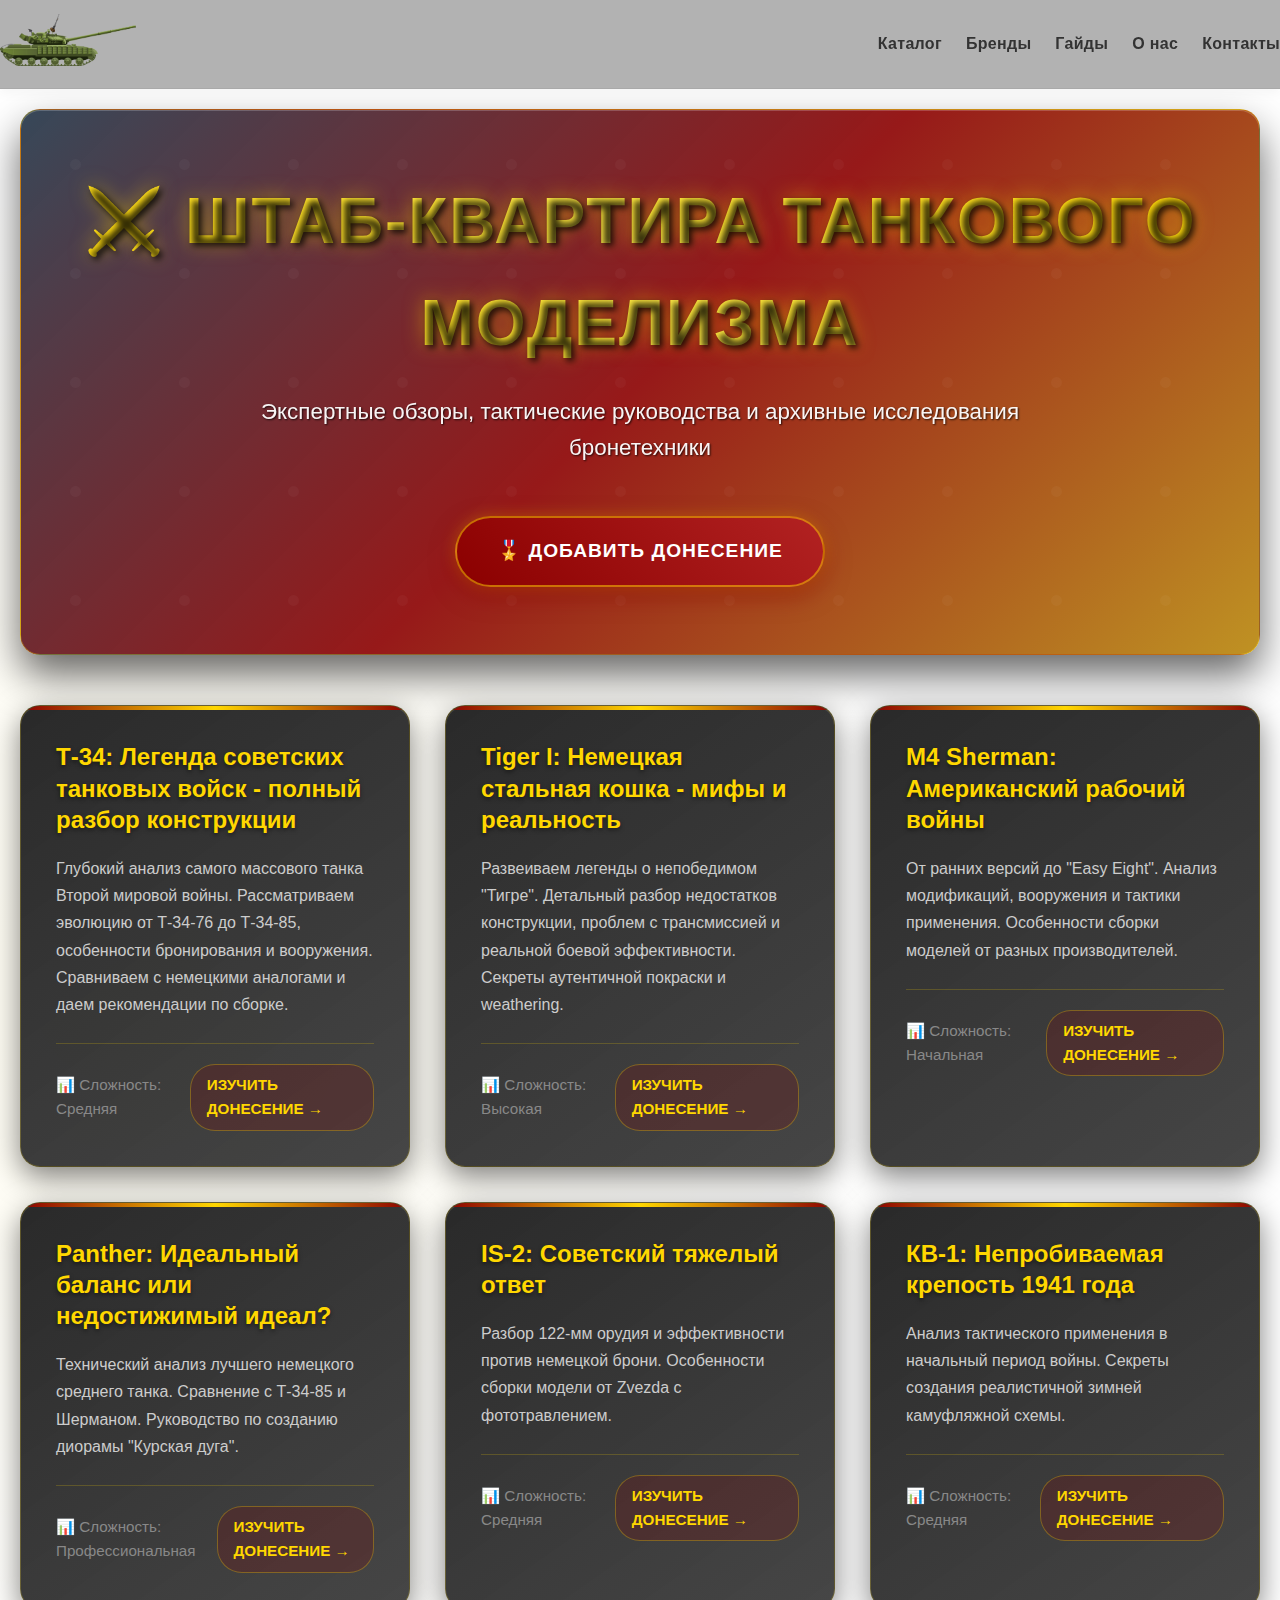
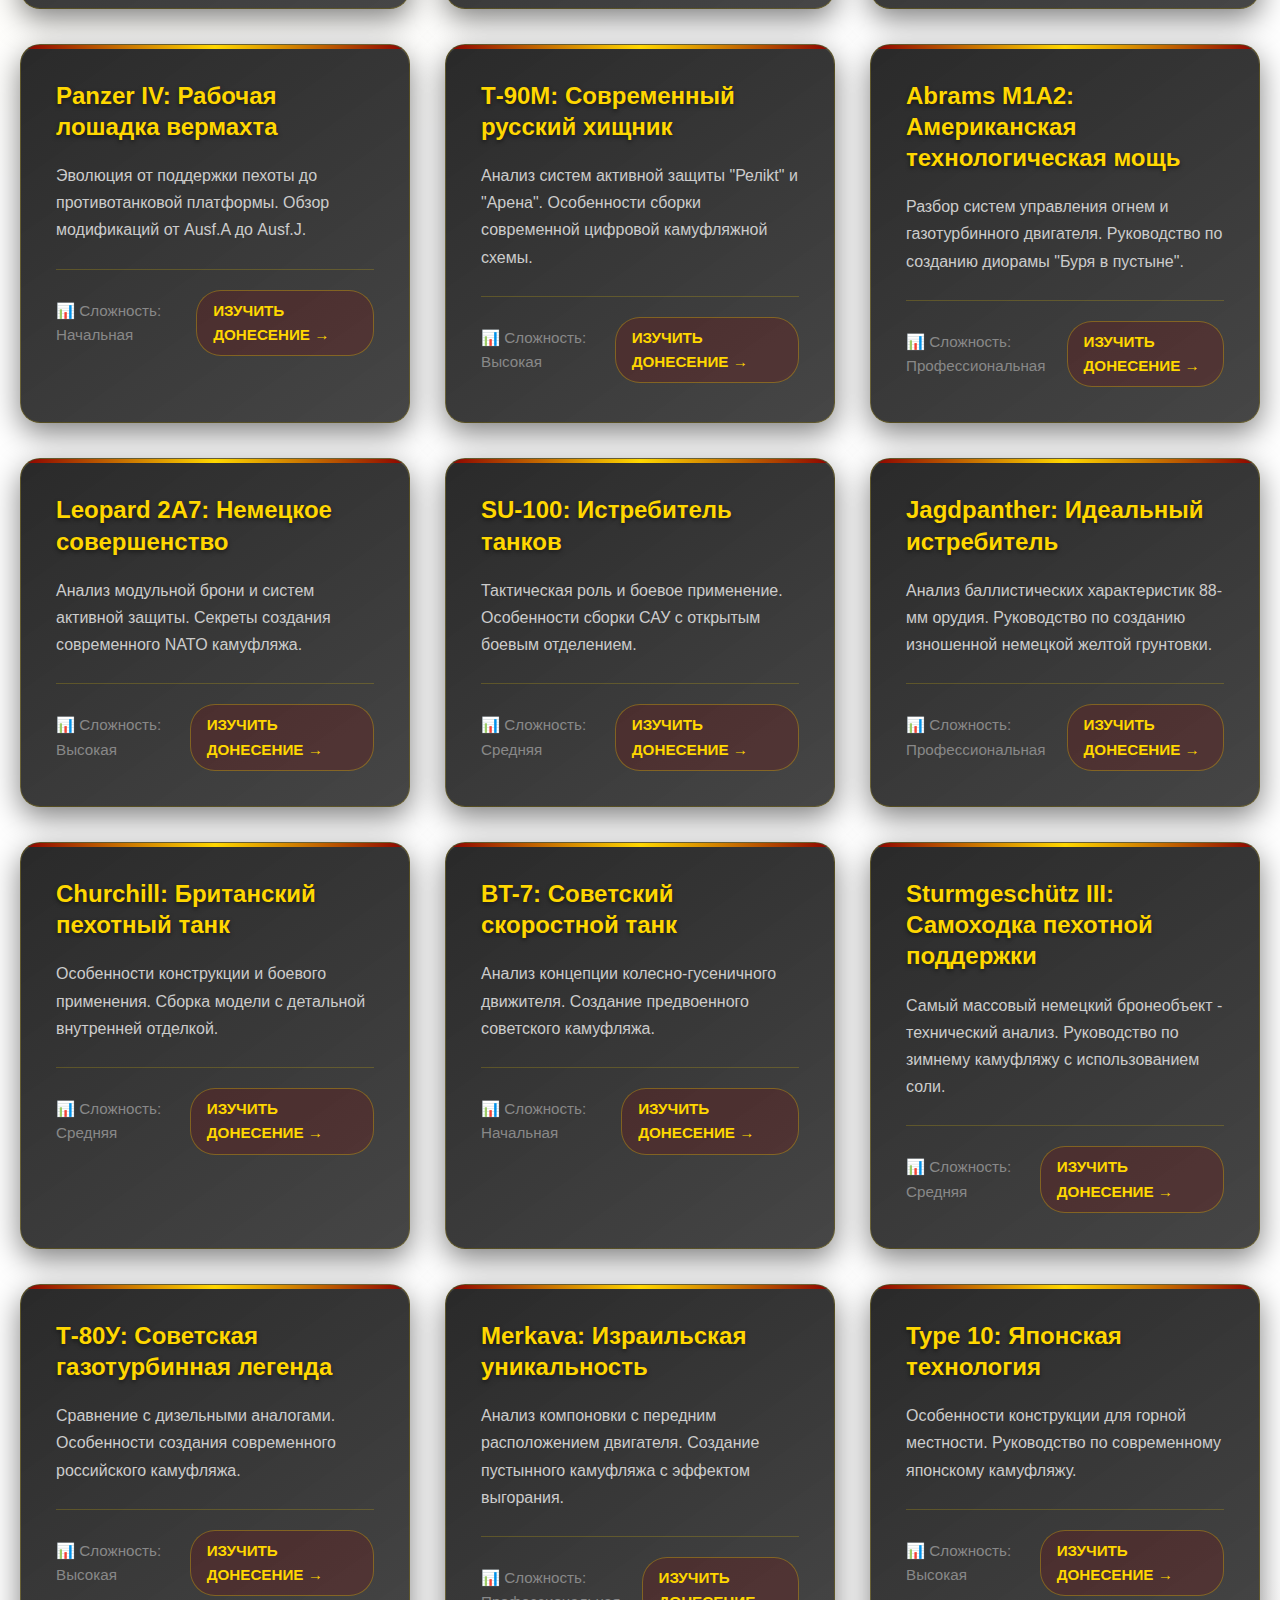
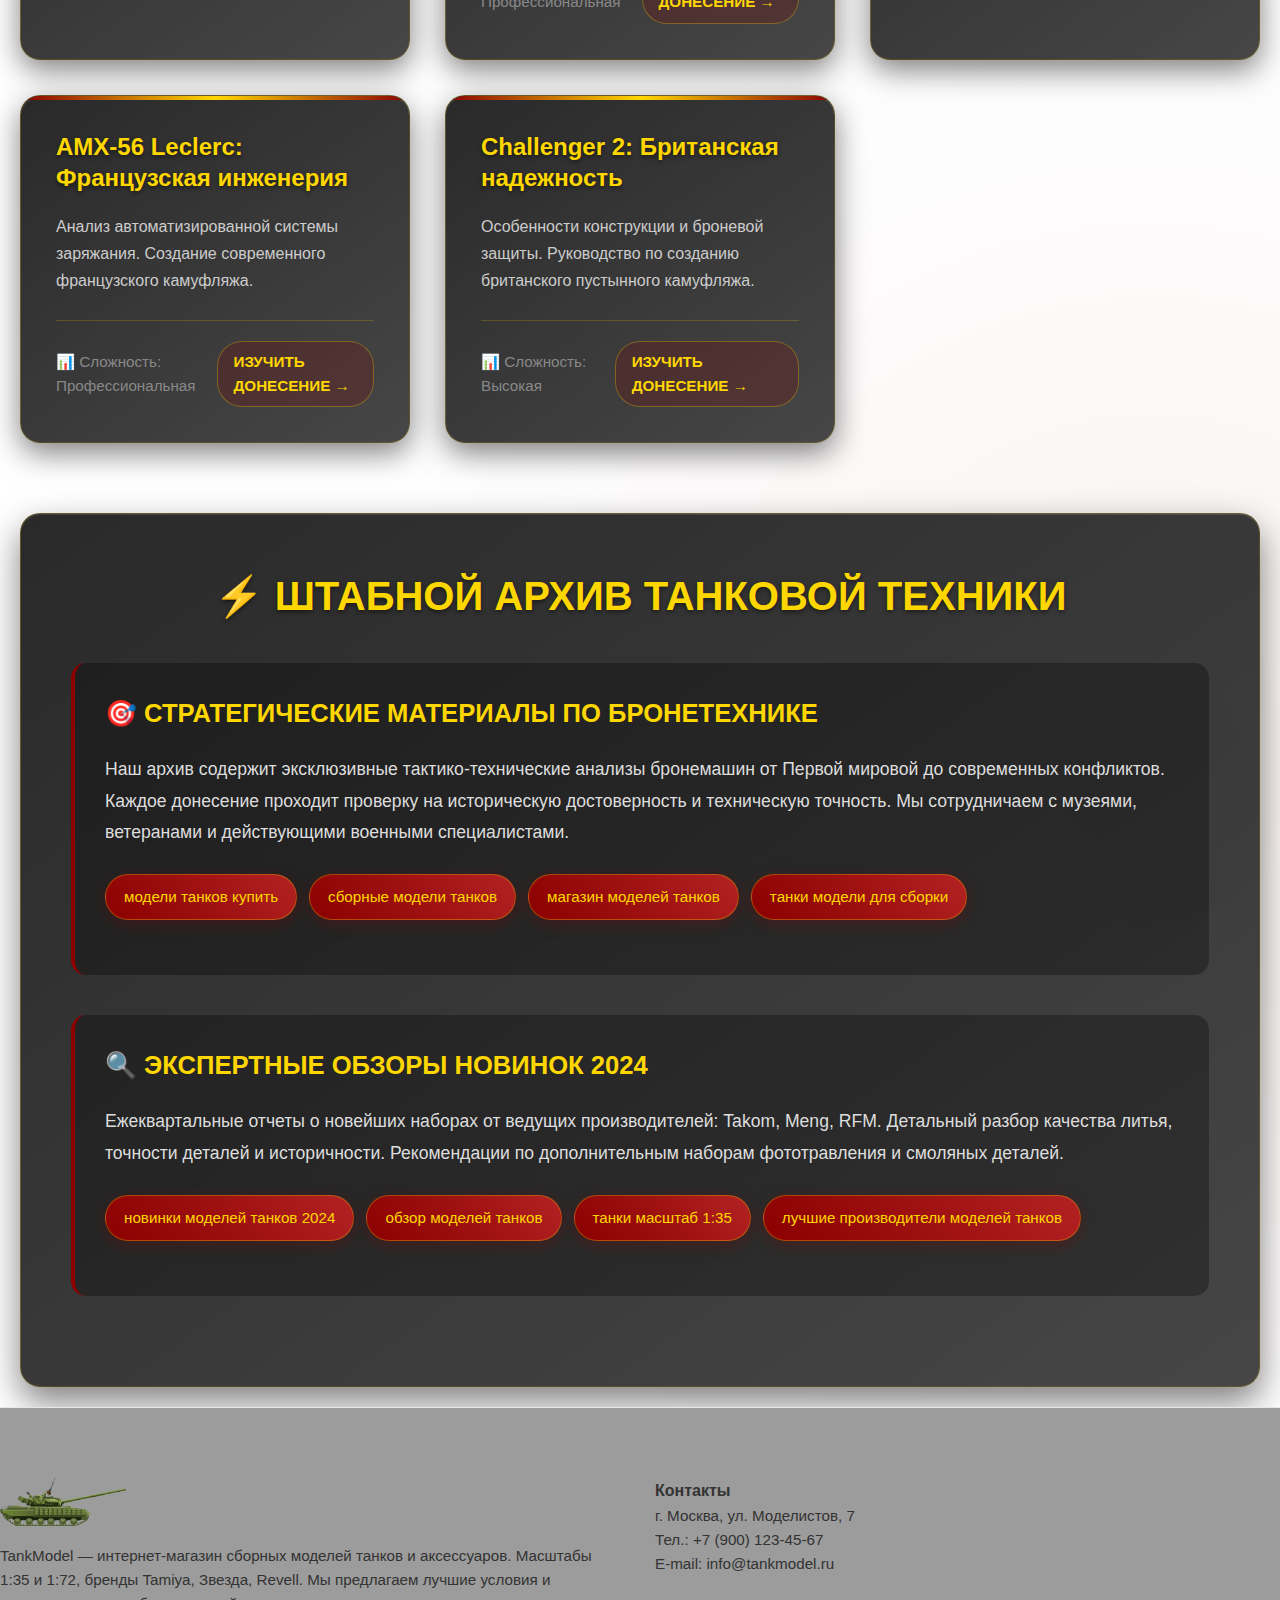
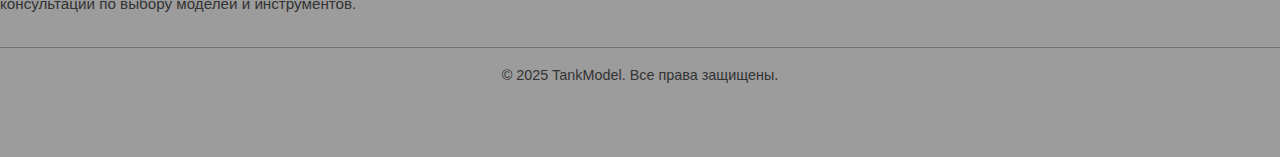
<file: blog/index.html>
<!DOCTYPE html>
<html lang="ru">

<head>
    <meta charset="UTF-8">
    <meta name="viewport" content="width=device-width, initial-scale=1.0">
    <title>Статьи о моделях танков | Обзоры, новинки, советы по сборке</title>
    <style>
        * {
            margin: 0;
            padding: 0;
            box-sizing: border-box;
        }

        body {
            font-family: 'Arial', sans-serif;
            line-height: 1.6;
            color: #333;
            background: linear-gradient(135deg, #0c0c0c 0%, #1a1a1a 100%);
            min-height: 100vh;
            background-image:
                radial-gradient(circle at 10% 20%, rgba(255, 215, 0, 0.05) 0%, transparent 20%),
                radial-gradient(circle at 90% 80%, rgba(139, 0, 0, 0.05) 0%, transparent 20%);
        }

        .container {
            max-width: 1400px;
            margin: 0 auto;
            padding: 20px;
        }

        .header {
            background: linear-gradient(135deg,
                    rgba(44, 62, 80, 0.95) 0%,
                    rgba(139, 0, 0, 0.9) 50%,
                    rgba(184, 134, 11, 0.9) 100%);
            color: white;
            padding: 60px 0;
            text-align: center;
            border-radius: 20px;
            margin-bottom: 50px;
            box-shadow:
                0 20px 40px rgba(0, 0, 0, 0.6),
                inset 0 1px 0 rgba(255, 255, 255, 0.2);
            position: relative;
            overflow: hidden;
            border: 1px solid rgba(255, 215, 0, 0.3);
        }

        .header::before {
            content: '';
            position: absolute;
            top: 0;
            left: 0;
            right: 0;
            bottom: 0;
            background: url('data:image/svg+xml,<svg xmlns="http://www.w3.org/2000/svg" viewBox="0 0 100 100"><defs><pattern id="grit" width="20" height="20" patternUnits="userSpaceOnUse"><circle cx="10" cy="10" r="1" fill="rgba(255,255,255,0.1)"/></pattern></defs><rect width="100" height="100" fill="url(%23grit)"/></svg>');
            opacity: 0.3;
        }

        .header h1 {
            font-size: 4em;
            margin-bottom: 20px;
            text-shadow:
                3px 3px 6px rgba(0, 0, 0, 0.8),
                0 0 20px rgba(255, 215, 0, 0.5);
            font-weight: 900;
            letter-spacing: 2px;
            position: relative;
            background: linear-gradient(45deg, #ffd700, #ffed4e, #ffd700);
            -webkit-background-clip: text;
            -webkit-text-fill-color: transparent;
            background-clip: text;
        }

        .header p {
            font-size: 1.4em;
            opacity: 0.95;
            max-width: 800px;
            margin: 0 auto 30px;
            text-shadow: 1px 1px 2px rgba(0, 0, 0, 0.8);
            font-weight: 300;
            position: relative;
        }

        .create-article-btn {
            display: inline-block;
            background: linear-gradient(45deg, #8b0000, #b22222);
            color: white;
            padding: 18px 40px;
            text-decoration: none;
            border-radius: 50px;
            font-weight: bold;
            font-size: 1.2em;
            transition: all 0.4s ease;
            margin-top: 20px;
            box-shadow:
                0 8px 25px rgba(139, 0, 0, 0.5),
                0 0 15px rgba(255, 215, 0, 0.3);
            border: 2px solid rgba(255, 215, 0, 0.5);
            position: relative;
            overflow: hidden;
            text-transform: uppercase;
            letter-spacing: 1px;
        }

        .create-article-btn::before {
            content: '';
            position: absolute;
            top: 0;
            left: -100%;
            width: 100%;
            height: 100%;
            background: linear-gradient(90deg, transparent, rgba(255, 255, 255, 0.3), transparent);
            transition: left 0.5s;
        }

        .create-article-btn:hover::before {
            left: 100%;
        }

        .create-article-btn:hover {
            transform: translateY(-5px) scale(1.05);
            box-shadow:
                0 15px 35px rgba(139, 0, 0, 0.7),
                0 0 25px rgba(255, 215, 0, 0.5);
        }

        .articles-grid {
            display: grid;
            grid-template-columns: repeat(auto-fit, minmax(380px, 1fr));
            gap: 35px;
            margin-bottom: 70px;
        }

        .article-card {
            background: linear-gradient(145deg,
                    rgba(30, 30, 30, 0.95) 0%,
                    rgba(50, 50, 50, 0.9) 100%);
            border-radius: 20px;
            padding: 35px;
            box-shadow:
                0 10px 30px rgba(0, 0, 0, 0.5),
                inset 0 1px 0 rgba(255, 255, 255, 0.1);
            transition: all 0.4s cubic-bezier(0.175, 0.885, 0.32, 1.275);
            border: 1px solid rgba(255, 215, 0, 0.2);
            position: relative;
            overflow: hidden;
        }

        .article-card::before {
            content: '';
            position: absolute;
            top: 0;
            left: 0;
            right: 0;
            height: 4px;
            background: linear-gradient(90deg, #8b0000, #ffd700, #8b0000);
        }

        .article-card:hover {
            transform: translateY(-12px) scale(1.02);
            box-shadow:
                0 25px 50px rgba(0, 0, 0, 0.7),
                0 0 30px rgba(255, 215, 0, 0.2);
            border-color: rgba(255, 215, 0, 0.4);
        }

        .article-card h2 {
            color: #ffd700;
            margin-bottom: 20px;
            font-size: 1.5em;
            line-height: 1.3;
            font-weight: 700;
            text-shadow: 0 2px 4px rgba(0, 0, 0, 0.5);
        }

        .article-card h2 a {
            color: inherit;
            text-decoration: none;
            transition: all 0.3s ease;
            display: block;
        }

        .article-card h2 a:hover {
            color: #ffed4e;
            text-shadow: 0 0 10px rgba(255, 215, 0, 0.5);
        }

        .article-card p {
            color: #ccc;
            margin-bottom: 25px;
            font-size: 1em;
            line-height: 1.7;
        }

        .article-meta {
            display: flex;
            justify-content: space-between;
            align-items: center;
            margin-top: 25px;
            padding-top: 20px;
            border-top: 1px solid rgba(255, 215, 0, 0.2);
            font-size: 0.95em;
            color: #888;
        }

        .read-more {
            color: #ffd700;
            text-decoration: none;
            font-weight: bold;
            transition: all 0.3s ease;
            padding: 8px 16px;
            border: 1px solid rgba(255, 215, 0, 0.3);
            border-radius: 25px;
            background: rgba(139, 0, 0, 0.2);
        }

        .read-more:hover {
            color: #fff;
            background: rgba(255, 215, 0, 0.2);
            border-color: rgba(255, 215, 0, 0.6);
            box-shadow: 0 0 15px rgba(255, 215, 0, 0.3);
        }

        .seo-content {
            background: linear-gradient(145deg,
                    rgba(30, 30, 30, 0.95) 0%,
                    rgba(50, 50, 50, 0.9) 100%);
            border-radius: 20px;
            padding: 50px;
            margin-top: 60px;
            box-shadow:
                0 15px 35px rgba(0, 0, 0, 0.5),
                inset 0 1px 0 rgba(255, 255, 255, 0.1);
            border: 1px solid rgba(255, 215, 0, 0.2);
        }

        .seo-content h2 {
            color: #ffd700;
            margin-bottom: 35px;
            font-size: 2.5em;
            text-align: center;
            text-shadow: 0 2px 4px rgba(0, 0, 0, 0.5);
            font-weight: 900;
        }

        .seo-section {
            margin-bottom: 40px;
            padding: 30px;
            background: rgba(0, 0, 0, 0.3);
            border-radius: 15px;
            border-left: 4px solid #8b0000;
        }

        .seo-section h3 {
            color: #ffd700;
            margin-bottom: 20px;
            font-size: 1.6em;
            font-weight: 700;
        }

        .seo-section p {
            margin-bottom: 20px;
            line-height: 1.8;
            color: #ddd;
            font-size: 1.1em;
        }

        .keyword-list {
            display: flex;
            flex-wrap: wrap;
            gap: 12px;
            margin: 25px 0;
        }

        .keyword-tag {
            background: linear-gradient(45deg, #8b0000, #b22222);
            padding: 10px 18px;
            border-radius: 25px;
            font-size: 0.95em;
            color: #ffd700;
            border: 1px solid rgba(255, 215, 0, 0.3);
            box-shadow: 0 4px 15px rgba(139, 0, 0, 0.3);
            transition: all 0.3s ease;
        }

        .keyword-tag:hover {
            transform: translateY(-2px);
            box-shadow: 0 6px 20px rgba(139, 0, 0, 0.5);
        }

        .no-articles {
            text-align: center;
            padding: 80px 40px;
            background: linear-gradient(145deg, rgba(30, 30, 30, 0.95), rgba(50, 50, 50, 0.9));
            border-radius: 20px;
            margin-bottom: 40px;
            border: 2px dashed rgba(255, 215, 0, 0.3);
        }

        .no-articles h2 {
            color: #ffd700;
            margin-bottom: 25px;
            font-size: 2.2em;
        }

        .no-articles p {
            color: #ccc;
            font-size: 1.2em;
            margin-bottom: 30px;
        }

        @media (max-width: 768px) {
            .header h1 {
                font-size: 2.8em;
            }

            .articles-grid {
                grid-template-columns: 1fr;
                gap: 25px;
            }

            .container {
                padding: 15px;
            }

            .seo-content {
                padding: 30px 20px;
            }

            .header {
                padding: 40px 20px;
            }
        }

        /* Анимации */
        @keyframes fadeInUp {
            from {
                opacity: 0;
                transform: translateY(30px);
            }

            to {
                opacity: 1;
                transform: translateY(0);
            }
        }

        .article-card {
            animation: fadeInUp 0.6s ease-out;
        }

        .article-card:nth-child(odd) {
            animation-delay: 0.1s;
        }

        .article-card:nth-child(even) {
            animation-delay: 0.2s;
        }





        .headerr {
            background: rgba(175, 175, 175, 0.96);
            backdrop-filter: blur(8px);
            position: sticky;
            top: 0;
            z-index: 100;
            border-bottom: 1px solid rgba(0, 0, 0, 0.05);
            box-shadow: 0 4px 12px rgba(0, 0, 0, 0.04);
            transition: var(--transition);
        }

        .header-innerr {
            display: flex;
            justify-content: space-between;
            align-items: center;
            padding: 14px 0;
        }

        .logo img {
            height: 52px;
            transition: var(--transition);
        }

        .logo img:hover {
            transform: scale(1.05);
        }

        .navr {
            display: flex;
            gap: 24px;
        }

        .navr a {
            color: var(--muted);
            text-decoration: none;
            font-weight: 600;
            letter-spacing: 0.3px;
            position: relative;
            transition: var(--transition);
        }

        .navr a:hover {
            color: var(--accent);
        }

        .navr a::after {
            content: "";
            position: absolute;
            left: 0;
            bottom: -4px;
            width: 0;
            height: 2px;
            background: var(--accent);
            transition: width 0.3s ease;
        }

        .navr a:hover::after {
            width: 100%;
        }



        .footer {
            background: #9c9c9c;
            padding: 70px 0;
            border-top: 1px solid #e5e7eb;
        }

        .footer-grid {
            display: grid;
            grid-template-columns: repeat(auto-fit, minmax(300px, 1fr));
            gap: 30px;
            margin-bottom: 30px;
        }

        .footer img {
            height: 48px;
            margin-bottom: 10px;
        }

        .footer h3 {
            font-size: 1.1rem;
            color: var(--text);
            margin-bottom: 8px;
        }

        .footer p,
        .footer a {
            color: var(--muted);
            font-size: 0.95rem;
            text-decoration: none;
            transition: var(--transition);
        }

        .footer a:hover {
            color: var(--accent);
        }

        .footer-bottom {
            text-align: center;
            font-size: 0.9rem;
            color: var(--muted);
            padding-top: 16px;
            border-top: 1px solid #717171;
        }
    </style>
</head>
<header class="headerr">
    <div class="wrap header-innerr">
        <a href="tanki/" class="logo"><img src="hehe.png" alt="TankModel — магазин сборных моделей танков"></a>
        <nav class="navr">
            <a href="#catalog">Каталог</a>
            <a href="#brands">Бренды</a>
            <a href="guides/index.html">Гайды</a>
            <a href="#about">О нас</a>
            <a href="#contacts">Контакты</a>
        </nav>
    </div>
</header>

<body>
    <div class="container">
        <header class="header">
            <h1>⚔️ ШТАБ-КВАРТИРА ТАНКОВОГО МОДЕЛИЗМА</h1>
            <p>Экспертные обзоры, тактические руководства и архивные исследования бронетехники</p>
            <a href="/articles/add" class="create-article-btn">🎖️ ДОБАВИТЬ ДОНЕСЕНИЕ</a>
        </header>

        <div class="articles-grid">
            <!-- Статья 1 -->
            <article class="article-card">
                <h2><a href="/articles/1">Т-34: Легенда советских танковых войск - полный разбор конструкции</a></h2>
                <p>Глубокий анализ самого массового танка Второй мировой войны. Рассматриваем эволюцию от Т-34-76 до
                    Т-34-85, особенности бронирования и вооружения. Сравниваем с немецкими аналогами и даем рекомендации
                    по сборке.</p>
                <div class="article-meta">
                    <span>📊 Сложность: Средняя</span>
                    <a href="/articles/1" class="read-more">ИЗУЧИТЬ ДОНЕСЕНИЕ →</a>
                </div>
            </article>

            <!-- Статья 2 -->
            <article class="article-card">
                <h2><a href="/articles/2">Tiger I: Немецкая стальная кошка - мифы и реальность</a></h2>
                <p>Развеиваем легенды о непобедимом "Тигре". Детальный разбор недостатков конструкции, проблем с
                    трансмиссией и реальной боевой эффективности. Секреты аутентичной покраски и weathering.</p>
                <div class="article-meta">
                    <span>📊 Сложность: Высокая</span>
                    <a href="/articles/2" class="read-more">ИЗУЧИТЬ ДОНЕСЕНИЕ →</a>
                </div>
            </article>

            <!-- Статья 3 -->
            <article class="article-card">
                <h2><a href="/articles/3">M4 Sherman: Американский рабочий войны</a></h2>
                <p>От ранних версий до "Easy Eight". Анализ модификаций, вооружения и тактики применения. Особенности
                    сборки моделей от разных производителей.</p>
                <div class="article-meta">
                    <span>📊 Сложность: Начальная</span>
                    <a href="/articles/3" class="read-more">ИЗУЧИТЬ ДОНЕСЕНИЕ →</a>
                </div>
            </article>

            <!-- Статья 4 -->
            <article class="article-card">
                <h2><a href="/articles/4">Panther: Идеальный баланс или недостижимый идеал?</a></h2>
                <p>Технический анализ лучшего немецкого среднего танка. Сравнение с Т-34-85 и Шерманом. Руководство по
                    созданию диорамы "Курская дуга".</p>
                <div class="article-meta">
                    <span>📊 Сложность: Профессиональная</span>
                    <a href="/articles/4" class="read-more">ИЗУЧИТЬ ДОНЕСЕНИЕ →</a>
                </div>
            </article>

            <!-- Статья 5 -->
            <article class="article-card">
                <h2><a href="/articles/5">IS-2: Советский тяжелый ответ</a></h2>
                <p>Разбор 122-мм орудия и эффективности против немецкой брони. Особенности сборки модели от Zvezda с
                    фототравлением.</p>
                <div class="article-meta">
                    <span>📊 Сложность: Средняя</span>
                    <a href="/articles/5" class="read-more">ИЗУЧИТЬ ДОНЕСЕНИЕ →</a>
                </div>
            </article>

            <!-- Статья 6 -->
            <article class="article-card">
                <h2><a href="/articles/6">КВ-1: Непробиваемая крепость 1941 года</a></h2>
                <p>Анализ тактического применения в начальный период войны. Секреты создания реалистичной зимней
                    камуфляжной схемы.</p>
                <div class="article-meta">
                    <span>📊 Сложность: Средняя</span>
                    <a href="/articles/6" class="read-more">ИЗУЧИТЬ ДОНЕСЕНИЕ →</a>
                </div>
            </article>

            <!-- Статья 7 -->
            <article class="article-card">
                <h2><a href="/articles/7">Panzer IV: Рабочая лошадка вермахта</a></h2>
                <p>Эволюция от поддержки пехоты до противотанковой платформы. Обзор модификаций от Ausf.A до Ausf.J.</p>
                <div class="article-meta">
                    <span>📊 Сложность: Начальная</span>
                    <a href="/articles/7" class="read-more">ИЗУЧИТЬ ДОНЕСЕНИЕ →</a>
                </div>
            </article>

            <!-- Статья 8 -->
            <article class="article-card">
                <h2><a href="/articles/8">Т-90М: Современный русский хищник</a></h2>
                <p>Анализ систем активной защиты "Релikt" и "Арена". Особенности сборки современной цифровой камуфляжной
                    схемы.</p>
                <div class="article-meta">
                    <span>📊 Сложность: Высокая</span>
                    <a href="/articles/8" class="read-more">ИЗУЧИТЬ ДОНЕСЕНИЕ →</a>
                </div>
            </article>

            <!-- Статья 9 -->
            <article class="article-card">
                <h2><a href="/articles/9">Abrams M1A2: Американская технологическая мощь</a></h2>
                <p>Разбор систем управления огнем и газотурбинного двигателя. Руководство по созданию диорамы "Буря в
                    пустыне".</p>
                <div class="article-meta">
                    <span>📊 Сложность: Профессиональная</span>
                    <a href="/articles/9" class="read-more">ИЗУЧИТЬ ДОНЕСЕНИЕ →</a>
                </div>
            </article>

            <!-- Статья 10 -->
            <article class="article-card">
                <h2><a href="/articles/10">Leopard 2A7: Немецкое совершенство</a></h2>
                <p>Анализ модульной брони и систем активной защиты. Секреты создания современного NATO камуфляжа.</p>
                <div class="article-meta">
                    <span>📊 Сложность: Высокая</span>
                    <a href="/articles/10" class="read-more">ИЗУЧИТЬ ДОНЕСЕНИЕ →</a>
                </div>
            </article>

            <!-- Статья 11 -->
            <article class="article-card">
                <h2><a href="/articles/11">SU-100: Истребитель танков</a></h2>
                <p>Тактическая роль и боевое применение. Особенности сборки САУ с открытым боевым отделением.</p>
                <div class="article-meta">
                    <span>📊 Сложность: Средняя</span>
                    <a href="/articles/11" class="read-more">ИЗУЧИТЬ ДОНЕСЕНИЕ →</a>
                </div>
            </article>

            <!-- Статья 12 -->
            <article class="article-card">
                <h2><a href="/articles/12">Jagdpanther: Идеальный истребитель</a></h2>
                <p>Анализ баллистических характеристик 88-мм орудия. Руководство по созданию изношенной немецкой желтой
                    грунтовки.</p>
                <div class="article-meta">
                    <span>📊 Сложность: Профессиональная</span>
                    <a href="/articles/12" class="read-more">ИЗУЧИТЬ ДОНЕСЕНИЕ →</a>
                </div>
            </article>

            <!-- Статья 13 -->
            <article class="article-card">
                <h2><a href="/articles/13">Churchill: Британский пехотный танк</a></h2>
                <p>Особенности конструкции и боевого применения. Сборка модели с детальной внутренней отделкой.</p>
                <div class="article-meta">
                    <span>📊 Сложность: Средняя</span>
                    <a href="/articles/13" class="read-more">ИЗУЧИТЬ ДОНЕСЕНИЕ →</a>
                </div>
            </article>

            <!-- Статья 14 -->
            <article class="article-card">
                <h2><a href="/articles/14">BT-7: Советский скоростной танк</a></h2>
                <p>Анализ концепции колесно-гусеничного движителя. Создание предвоенного советского камуфляжа.</p>
                <div class="article-meta">
                    <span>📊 Сложность: Начальная</span>
                    <a href="/articles/14" class="read-more">ИЗУЧИТЬ ДОНЕСЕНИЕ →</a>
                </div>
            </article>

            <!-- Статья 15 -->
            <article class="article-card">
                <h2><a href="/articles/15">Sturmgeschütz III: Самоходка пехотной поддержки</a></h2>
                <p>Самый массовый немецкий бронеобъект - технический анализ. Руководство по зимнему камуфляжу с
                    использованием соли.</p>
                <div class="article-meta">
                    <span>📊 Сложность: Средняя</span>
                    <a href="/articles/15" class="read-more">ИЗУЧИТЬ ДОНЕСЕНИЕ →</a>
                </div>
            </article>

            <!-- Статья 16 -->
            <article class="article-card">
                <h2><a href="/articles/16">Т-80У: Советская газотурбинная легенда</a></h2>
                <p>Сравнение с дизельными аналогами. Особенности создания современного российского камуфляжа.</p>
                <div class="article-meta">
                    <span>📊 Сложность: Высокая</span>
                    <a href="/articles/16" class="read-more">ИЗУЧИТЬ ДОНЕСЕНИЕ →</a>
                </div>
            </article>

            <!-- Статья 17 -->
            <article class="article-card">
                <h2><a href="/articles/17">Merkava: Израильская уникальность</a></h2>
                <p>Анализ компоновки с передним расположением двигателя. Создание пустынного камуфляжа с эффектом
                    выгорания.</p>
                <div class="article-meta">
                    <span>📊 Сложность: Профессиональная</span>
                    <a href="/articles/17" class="read-more">ИЗУЧИТЬ ДОНЕСЕНИЕ →</a>
                </div>
            </article>

            <!-- Статья 18 -->
            <article class="article-card">
                <h2><a href="/articles/18">Type 10: Японская технология</a></h2>
                <p>Особенности конструкции для горной местности. Руководство по современному японскому камуфляжу.</p>
                <div class="article-meta">
                    <span>📊 Сложность: Высокая</span>
                    <a href="/articles/18" class="read-more">ИЗУЧИТЬ ДОНЕСЕНИЕ →</a>
                </div>
            </article>

            <!-- Статья 19 -->
            <article class="article-card">
                <h2><a href="/articles/19">AMX-56 Leclerc: Французская инженерия</a></h2>
                <p>Анализ автоматизированной системы заряжания. Создание современного французского камуфляжа.</p>
                <div class="article-meta">
                    <span>📊 Сложность: Профессиональная</span>
                    <a href="/articles/19" class="read-more">ИЗУЧИТЬ ДОНЕСЕНИЕ →</a>
                </div>
            </article>

            <!-- Статья 20 -->
            <article class="article-card">
                <h2><a href="/articles/20">Challenger 2: Британская надежность</a></h2>
                <p>Особенности конструкции и броневой защиты. Руководство по созданию британского пустынного камуфляжа.
                </p>
                <div class="article-meta">
                    <span>📊 Сложность: Высокая</span>
                    <a href="/articles/20" class="read-more">ИЗУЧИТЬ ДОНЕСЕНИЕ →</a>
                </div>
            </article>
        </div>

        <!-- SEO-контент -->
        <section class="seo-content">
            <h2>⚡ ШТАБНОЙ АРХИВ ТАНКОВОЙ ТЕХНИКИ</h2>

            <div class="seo-section">
                <h3>🎯 СТРАТЕГИЧЕСКИЕ МАТЕРИАЛЫ ПО БРОНЕТЕХНИКЕ</h3>
                <p>Наш архив содержит эксклюзивные тактико-технические анализы бронемашин от Первой мировой до
                    современных конфликтов. Каждое донесение проходит проверку на историческую достоверность и
                    техническую точность. Мы сотрудничаем с музеями, ветеранами и действующими военными специалистами.
                </p>

                <div class="keyword-list">
                    <span class="keyword-tag">модели танков купить</span>
                    <span class="keyword-tag">сборные модели танков</span>
                    <span class="keyword-tag">магазин моделей танков</span>
                    <span class="keyword-tag">танки модели для сборки</span>
                </div>
            </div>

            <div class="seo-section">
                <h3>🔍 ЭКСПЕРТНЫЕ ОБЗОРЫ НОВИНОК 2024</h3>
                <p>Ежеквартальные отчеты о новейших наборах от ведущих производителей: Takom, Meng, RFM. Детальный
                    разбор качества литья, точности деталей и историчности. Рекомендации по дополнительным наборам
                    фототравления и смоляных деталей.</p>

                <div class="keyword-list">
                    <span class="keyword-tag">новинки моделей танков 2024</span>
                    <span class="keyword-tag">обзор моделей танков</span>
                    <span class="keyword-tag">танки масштаб 1:35</span>
                    <span class="keyword-tag">лучшие производители моделей танков</span>
                </div>
            </div>
        </section>
    </div>
    <section id="contacts" class="footer">
        <div class="wrap footer-grid">
            <div>
                <img src="hehe.png" alt="TankModel логотип">
                <p>TankModel — интернет-магазин сборных моделей танков и аксессуаров. Масштабы 1:35 и 1:72, бренды
                    Tamiya, Звезда, Revell. Мы предлагаем лучшие условия и консультации по выбору моделей и
                    инструментов.</p>
            </div>
            <div>
                <h4>Контакты</h4>
                <p>г. Москва, ул. Моделистов, 7<br>Тел.: +7 (900) 123-45-67<br>E-mail: info@tankmodel.ru</p>
            </div>
        </div>
        <div class="footer-bottom">© 2025 TankModel. Все права защищены.</div>
    </section>
</body>


</html>
</file>
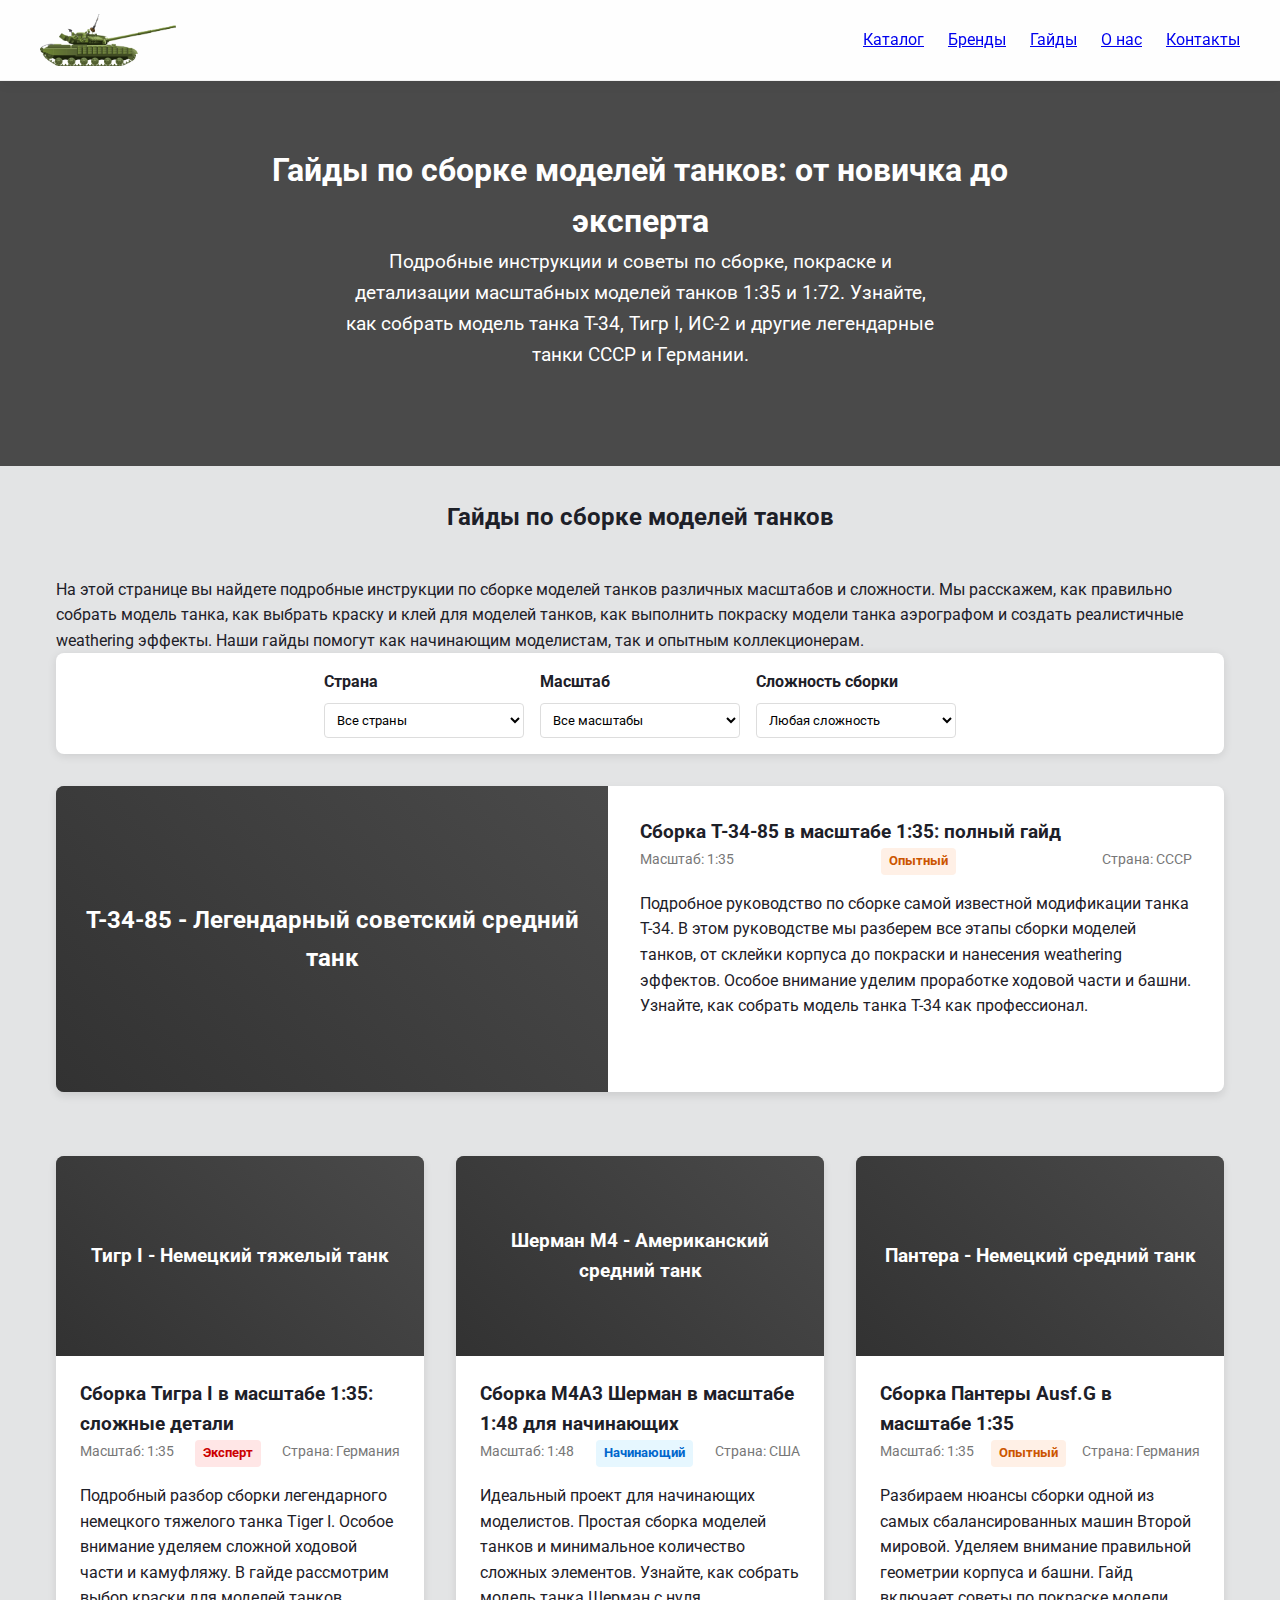
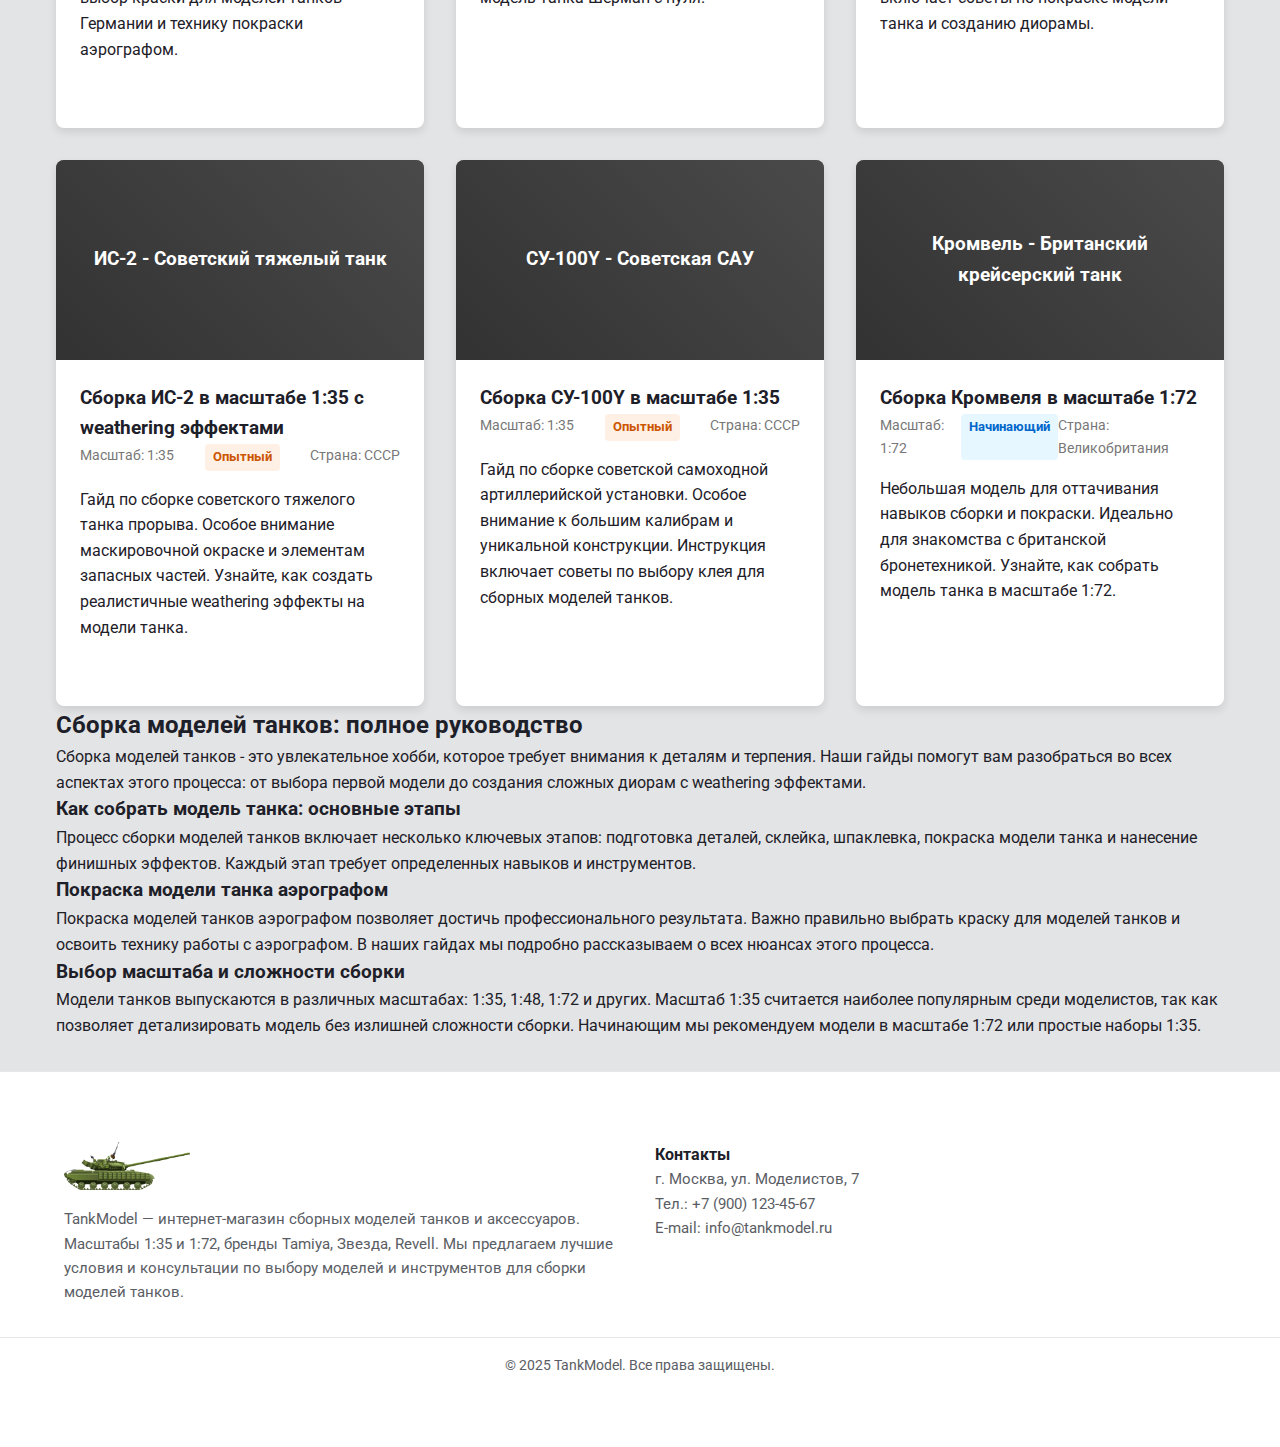
<file: guides/index.html>
<!DOCTYPE html>
<html lang="ru">
<head>
  <meta charset="utf-8">
  <meta name="viewport" content="width=device-width,initial-scale=1">
  <title>Сборка моделей танков: гайды, покраска, инструкции для моделистов</title>
  <meta name="description" content="Полные гайды по сборке моделей танков 1:35 и 1:72. Инструкции по покраске моделей танков аэрографом, выбору краски и клея. Сборка Т-34, Тигра, ИС-2 и других танков СССР и Германии.">
  <meta name="keywords" content="сборка моделей танков, покраска модели танка, как собрать модель танка, гайд по сборке модели танка, модели танков 1:35, инструкция модели танков 1:72, советы модели танков СССР, как покрасить модели танков аэрографом, выбор краски для моделей танков, сборка модели танка Т-34, Tiger I модель, сборка модели танков Германия, гайд советы моделистам танков, клей для сборных моделей танков, масштаб 1:48, сборка танка маскировка, weathering эффект на модели, модели танков диорама, сложность сборки модели танка, модели металлических танков">
  <link href="https://fonts.googleapis.com/css2?family=Roboto:wght@300;400;700;900&display=swap" rel="stylesheet">
  <link rel="stylesheet" href="guides.css">
  <link rel="stylesheet" href="style.css">
</head>
<body>
  <header class="header">
    <div class="wrap header-inner">
      <a href="/" class="logo"><img src="hehe.png" alt="TankModel — магазин сборных моделей танков"></a>
      <nav class="nav">
        <a href="#catalog">Каталог</a>
        <a href="#brands">Бренды</a>
        <a href="#guides">Гайды</a>
        <a href="#about">О нас</a>
        <a href="#contacts">Контакты</a>
      </nav>
    </div>
  </header>

  <section class="hero">
    <div class="hero-content">
      <h1>Гайды по сборке моделей танков: от новичка до эксперта</h1>
      <p>Подробные инструкции и советы по сборке, покраске и детализации масштабных моделей танков 1:35 и 1:72. Узнайте, как собрать модель танка Т-34, Тигр I, ИС-2 и другие легендарные танки СССР и Германии.</p>
    </div>
  </section>

  <div class="container">
    <h2 class="section-title">Гайды по сборке моделей танков</h2>
    
    <div class="intro-text">
      <p>На этой странице вы найдете подробные инструкции по сборке моделей танков различных масштабов и сложности. Мы расскажем, как правильно собрать модель танка, как выбрать краску и клей для моделей танков, как выполнить покраску модели танка аэрографом и создать реалистичные weathering эффекты. Наши гайды помогут как начинающим моделистам, так и опытным коллекционерам.</p>
    </div>
    
    <div class="filters">
      <div class="filter-options">
        <div class="filter-group">
          <label for="country">Страна</label>
          <select id="country">
            <option value="all">Все страны</option>
            <option value="ussr">СССР</option>
            <option value="germany">Германия</option>
            <option value="usa">США</option>
            <option value="uk">Великобритания</option>
            <option value="japan">Япония</option>
          </select>
        </div>
        <div class="filter-group">
          <label for="scale">Масштаб</label>
          <select id="scale">
            <option value="all">Все масштабы</option>
            <option value="1:35">1:35</option>
            <option value="1:48">1:48</option>
            <option value="1:72">1:72</option>
            <option value="1:100">1:100</option>
          </select>
        </div>
        <div class="filter-group">
          <label for="difficulty">Сложность сборки</label>
          <select id="difficulty">
            <option value="all">Любая сложность</option>
            <option value="beginner">Начинающий</option>
            <option value="intermediate">Опытный</option>
            <option value="advanced">Эксперт</option>
          </select>
        </div>
      </div>
    </div>
    
    <div class="guides-grid">
      <div class="featured-guide">
        <div class="featured-image">
          <span>Т-34-85 - Легендарный советский средний танк</span>
        </div>
        <div class="featured-content">
          <h3>Сборка Т-34-85 в масштабе 1:35: полный гайд</h3>
          <div class="guide-meta">
            <span>Масштаб: 1:35</span>
            <span class="guide-difficulty difficulty-intermediate">Опытный</span>
            <span>Страна: СССР</span>
          </div>
          <p>Подробное руководство по сборке самой известной модификации танка Т-34. В этом руководстве мы разберем все этапы сборки моделей танков, от склейки корпуса до покраски и нанесения weathering эффектов. Особое внимание уделим проработке ходовой части и башни. Узнайте, как собрать модель танка Т-34 как профессионал.</p>
          <a href="#" class="guide-link">Читать полный гайд по сборке</a>
        </div>
      </div>
      
      <div class="guide-card">
        <div class="guide-image">
          <span>Тигр I - Немецкий тяжелый танк</span>
        </div>
        <div class="guide-content">
          <h3>Сборка Тигра I в масштабе 1:35: сложные детали</h3>
          <div class="guide-meta">
            <span>Масштаб: 1:35</span>
            <span class="guide-difficulty difficulty-advanced">Эксперт</span>
            <span>Страна: Германия</span>
          </div>
          <p>Подробный разбор сборки легендарного немецкого тяжелого танка Tiger I. Особое внимание уделяем сложной ходовой части и камуфляжу. В гайде рассмотрим выбор краски для моделей танков Германии и технику покраски аэрографом.</p>
          <a href="#" class="guide-link">Читать гайд по сборке</a>
        </div>
      </div>
      
      <div class="guide-card">
        <div class="guide-image">
          <span>Шерман M4 - Американский средний танк</span>
        </div>
        <div class="guide-content">
          <h3>Сборка M4A3 Шерман в масштабе 1:48 для начинающих</h3>
          <div class="guide-meta">
            <span>Масштаб: 1:48</span>
            <span class="guide-difficulty difficulty-beginner">Начинающий</span>
            <span>Страна: США</span>
          </div>
          <p>Идеальный проект для начинающих моделистов. Простая сборка моделей танков и минимальное количество сложных элементов. Узнайте, как собрать модель танка Шерман с нуля.</p>
          <a href="#" class="guide-link">Читать гайд по сборке</a>
        </div>
      </div>
      
      <div class="guide-card">
        <div class="guide-image">
          <span>Пантера - Немецкий средний танк</span>
        </div>
        <div class="guide-content">
          <h3>Сборка Пантеры Ausf.G в масштабе 1:35</h3>
          <div class="guide-meta">
            <span>Масштаб: 1:35</span>
            <span class="guide-difficulty difficulty-intermediate">Опытный</span>
            <span>Страна: Германия</span>
          </div>
          <p>Разбираем нюансы сборки одной из самых сбалансированных машин Второй мировой. Уделяем внимание правильной геометрии корпуса и башни. Гайд включает советы по покраске модели танка и созданию диорамы.</p>
          <a href="#" class="guide-link">Читать гайд по сборке</a>
        </div>
      </div>
      
      <div class="guide-card">
        <div class="guide-image">
          <span>ИС-2 - Советский тяжелый танк</span>
        </div>
        <div class="guide-content">
          <h3>Сборка ИС-2 в масштабе 1:35 с weathering эффектами</h3>
          <div class="guide-meta">
            <span>Масштаб: 1:35</span>
            <span class="guide-difficulty difficulty-intermediate">Опытный</span>
            <span>Страна: СССР</span>
          </div>
          <p>Гайд по сборке советского тяжелого танка прорыва. Особое внимание маскировочной окраске и элементам запасных частей. Узнайте, как создать реалистичные weathering эффекты на модели танка.</p>
          <a href="#" class="guide-link">Читать гайд по сборке</a>
        </div>
      </div>
      
      <div class="guide-card">
        <div class="guide-image">
          <span>СУ-100Y - Советская САУ</span>
        </div>
        <div class="guide-content">
          <h3>Сборка СУ-100Y в масштабе 1:35</h3>
          <div class="guide-meta">
            <span>Масштаб: 1:35</span>
            <span class="guide-difficulty difficulty-intermediate">Опытный</span>
            <span>Страна: СССР</span>
          </div>
          <p>Гайд по сборке советской самоходной артиллерийской установки. Особое внимание к большим калибрам и уникальной конструкции. Инструкция включает советы по выбору клея для сборных моделей танков.</p>
          <a href="#" class="guide-link">Читать гайд по сборке</a>
        </div>
      </div>
      
      <div class="guide-card">
        <div class="guide-image">
          <span>Кромвель - Британский крейсерский танк</span>
        </div>
        <div class="guide-content">
          <h3>Сборка Кромвеля в масштабе 1:72</h3>
          <div class="guide-meta">
            <span>Масштаб: 1:72</span>
            <span class="guide-difficulty difficulty-beginner">Начинающий</span>
            <span>Страна: Великобритания</span>
          </div>
          <p>Небольшая модель для оттачивания навыков сборки и покраски. Идеально для знакомства с британской бронетехникой. Узнайте, как собрать модель танка в масштабе 1:72.</p>
          <a href="#" class="guide-link">Читать гайд по сборке</a>
        </div>
      </div>
    </div>
    
    <div class="seo-content">
      <h2>Сборка моделей танков: полное руководство</h2>
      <p>Сборка моделей танков - это увлекательное хобби, которое требует внимания к деталям и терпения. Наши гайды помогут вам разобраться во всех аспектах этого процесса: от выбора первой модели до создания сложных диорам с weathering эффектами.</p>
      
      <h3>Как собрать модель танка: основные этапы</h3>
      <p>Процесс сборки моделей танков включает несколько ключевых этапов: подготовка деталей, склейка, шпаклевка, покраска модели танка и нанесение финишных эффектов. Каждый этап требует определенных навыков и инструментов.</p>
      
      <h3>Покраска модели танка аэрографом</h3>
      <p>Покраска моделей танков аэрографом позволяет достичь профессионального результата. Важно правильно выбрать краску для моделей танков и освоить технику работы с аэрографом. В наших гайдах мы подробно рассказываем о всех нюансах этого процесса.</p>
      
      <h3>Выбор масштаба и сложности сборки</h3>
      <p>Модели танков выпускаются в различных масштабах: 1:35, 1:48, 1:72 и других. Масштаб 1:35 считается наиболее популярным среди моделистов, так как позволяет детализировать модель без излишней сложности сборки. Начинающим мы рекомендуем модели в масштабе 1:72 или простые наборы 1:35.</p>
    </div>
  </div>

  <section id="contacts" class="footer">
    <div class="wrap footer-grid">
      <div>
        <img src="hehe.png" alt="TankModel логотип">
        <p>TankModel — интернет-магазин сборных моделей танков и аксессуаров. Масштабы 1:35 и 1:72, бренды Tamiya, Звезда, Revell. Мы предлагаем лучшие условия и консультации по выбору моделей и инструментов для сборки моделей танков.</p>
      </div>
      <div>
        <h4>Контакты</h4>
        <p>г. Москва, ул. Моделистов, 7<br>Тел.: +7 (900) 123-45-67<br>E-mail: info@tankmodel.ru</p>
      </div>
    </div>
    <div class="footer-bottom">© 2025 TankModel. Все права защищены.</div>
  </section>

  <script>
    document.addEventListener('DOMContentLoaded', function() {
      const filterSelects = document.querySelectorAll('select');
      filterSelects.forEach(select => {
        select.addEventListener('change', function() {
          // Здесь будет логика фильтрации
          alert('Фильтрация будет добавлена позже.');
        });
      });
    });
  </script>
</body>
</html>
</file>
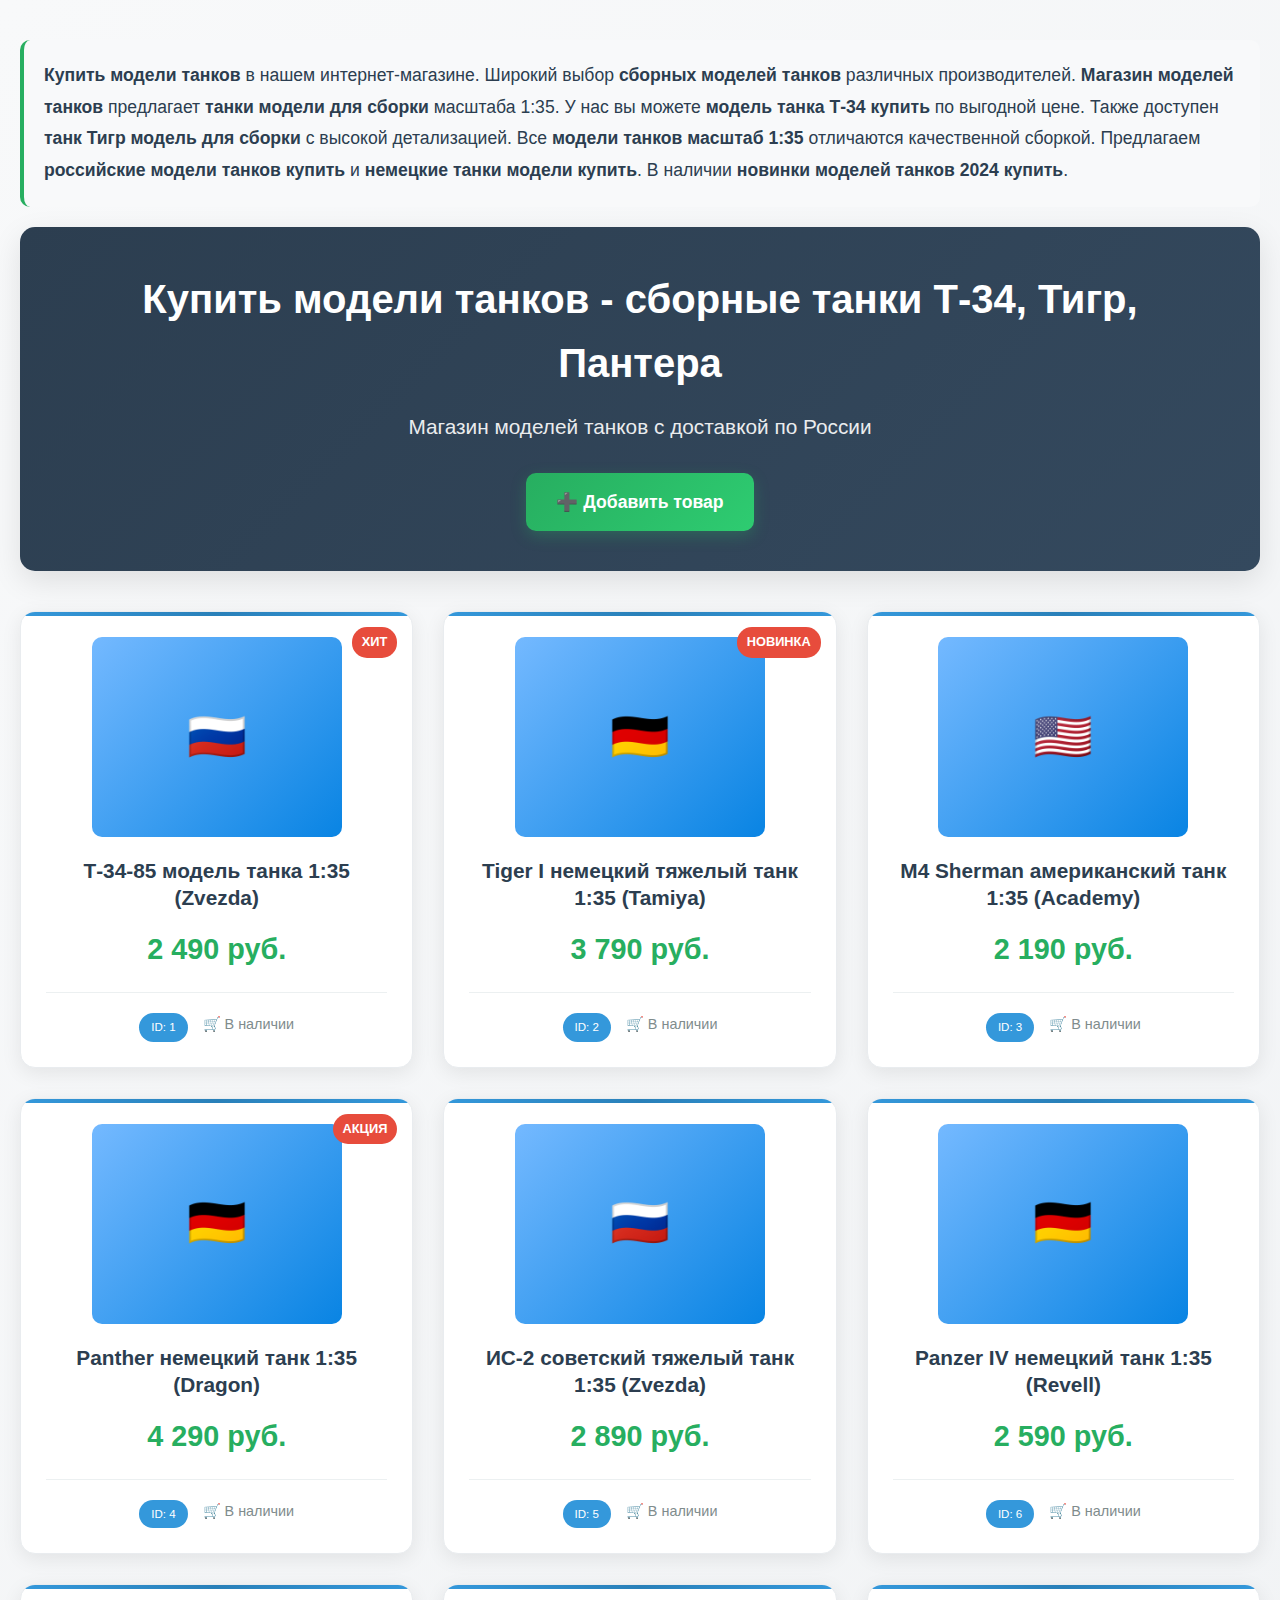
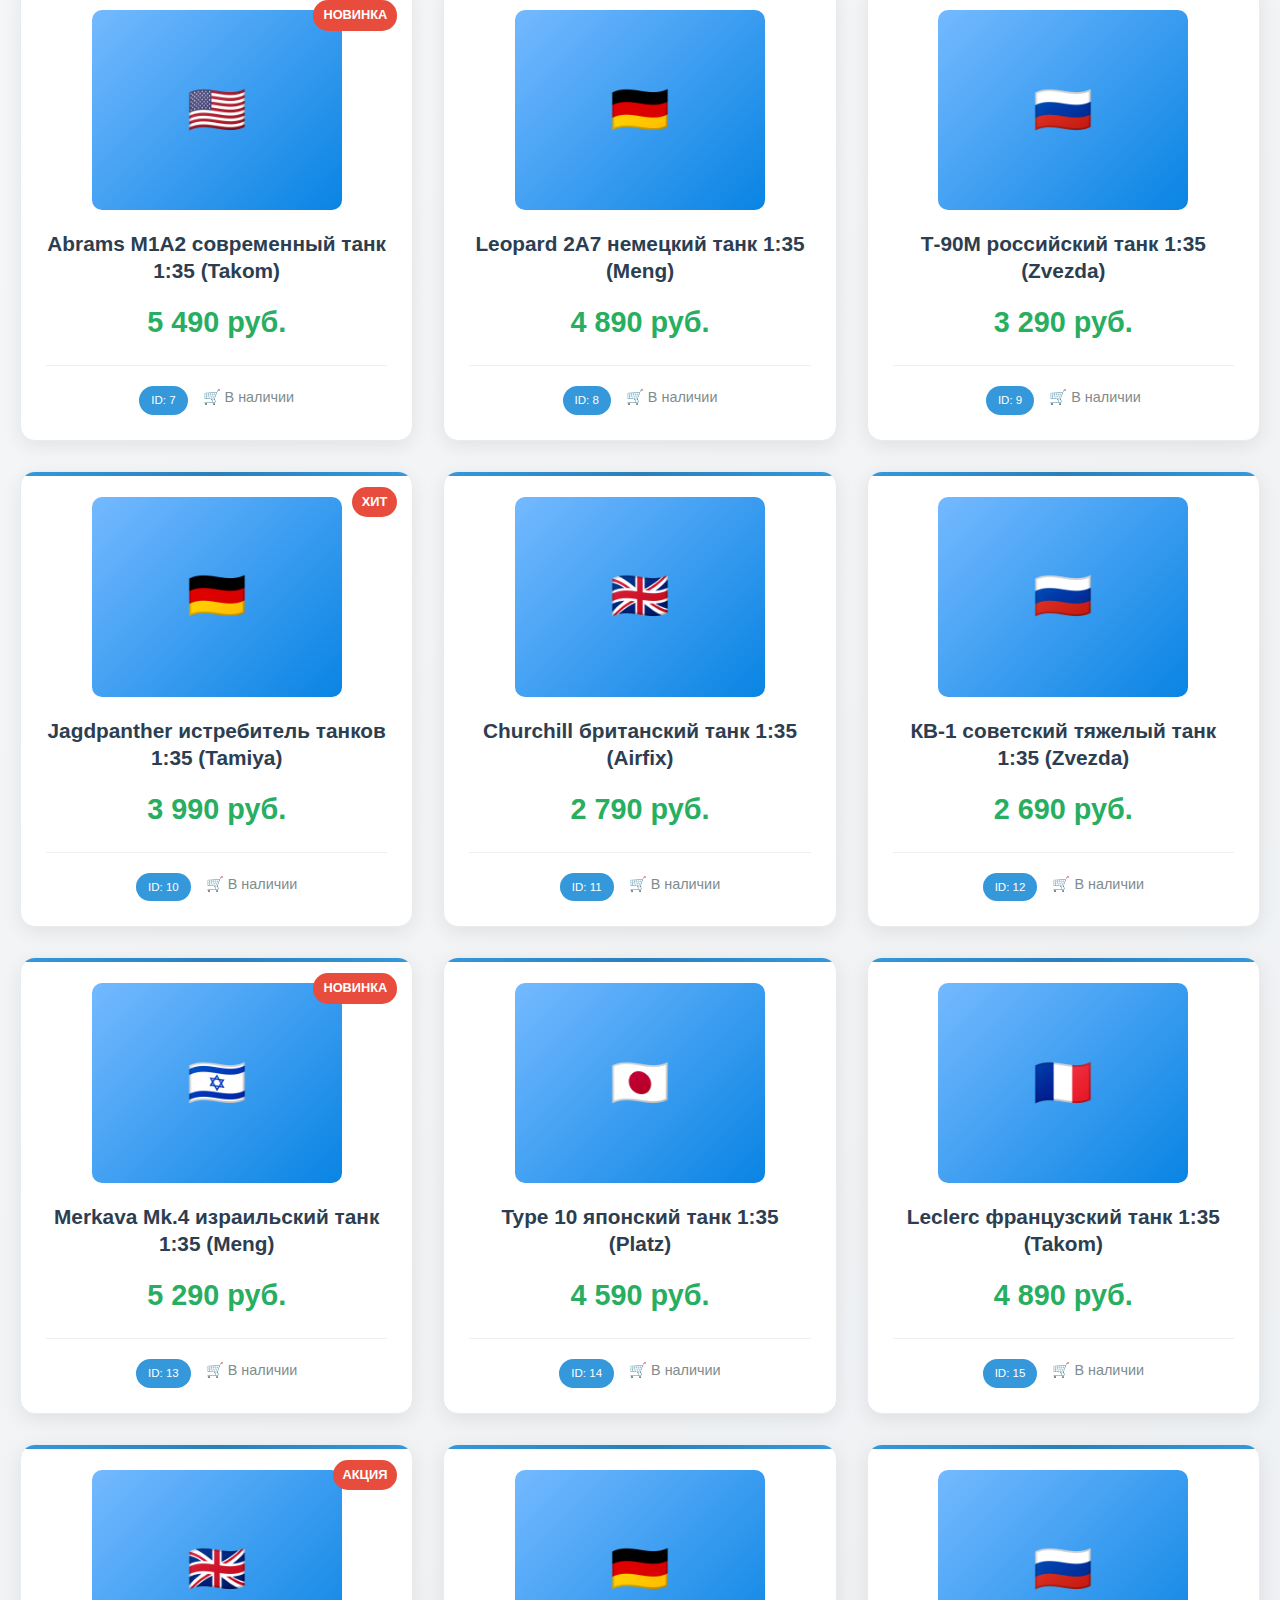
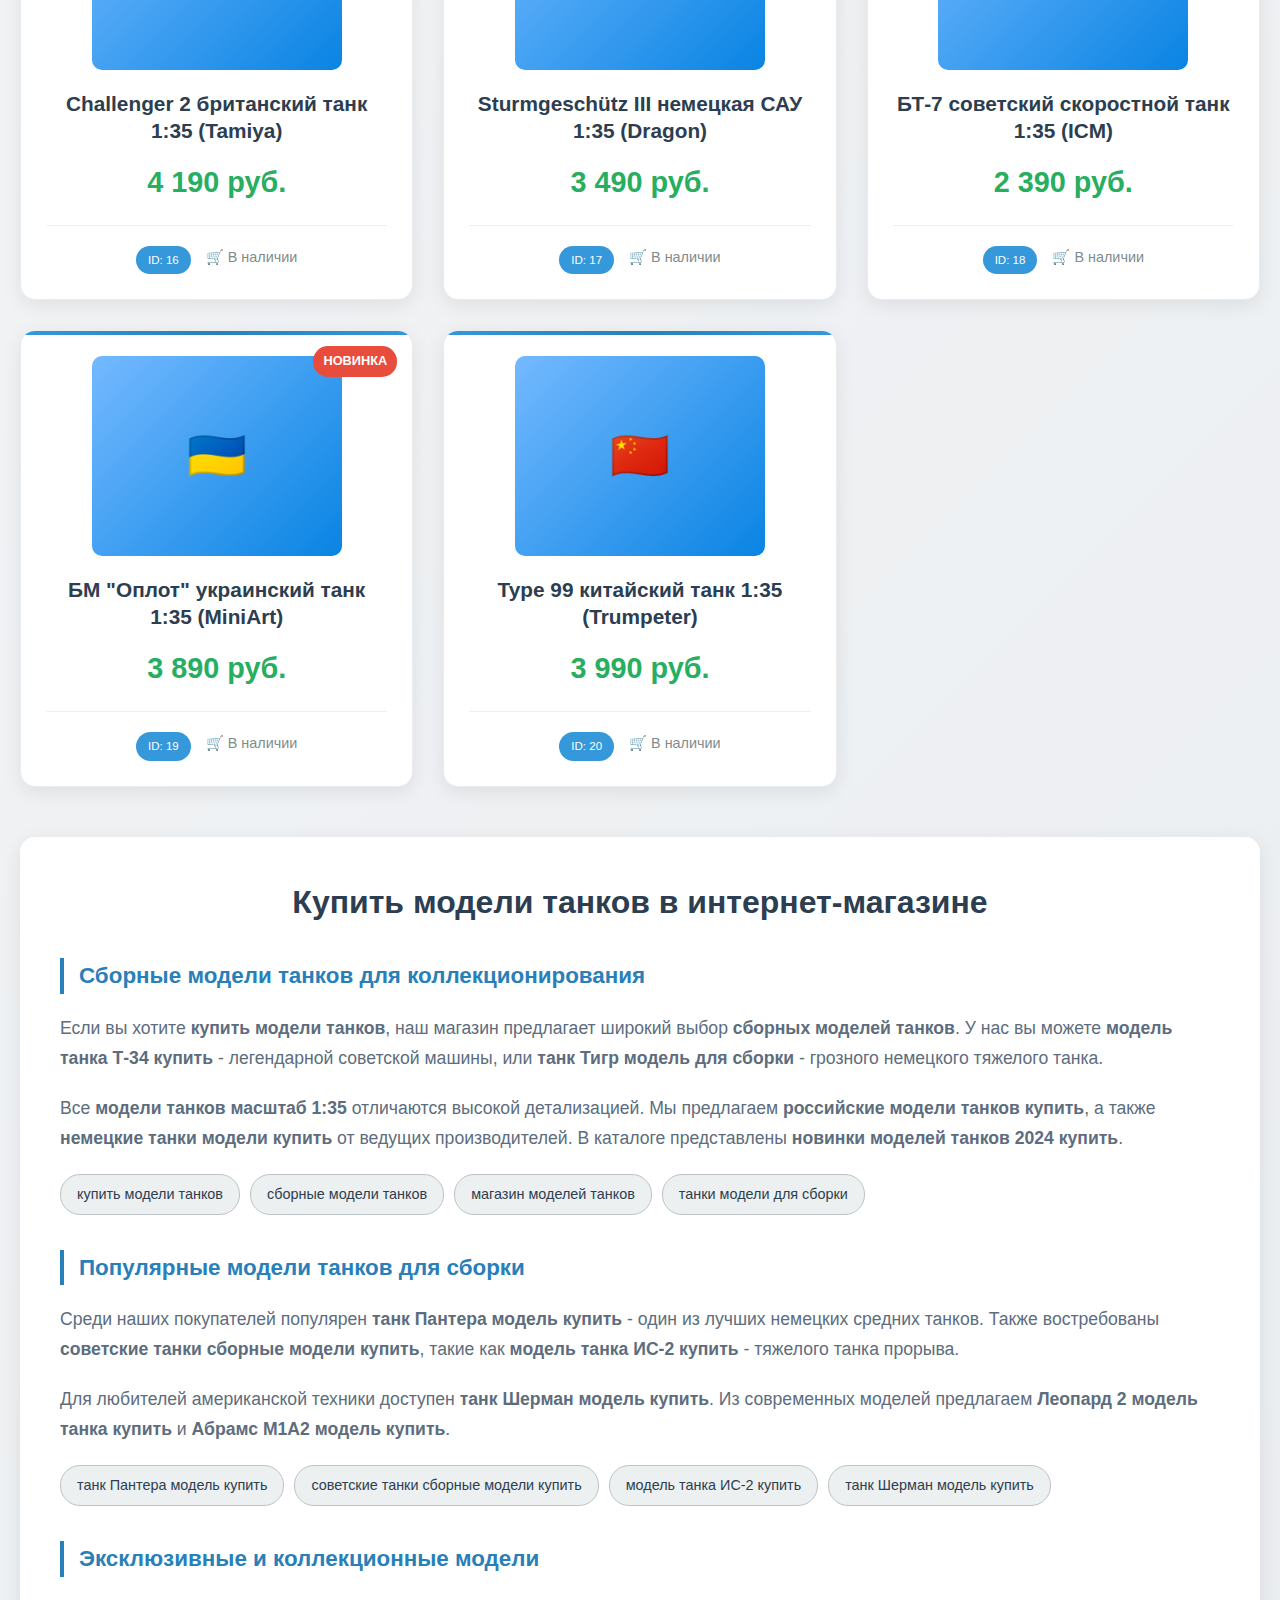
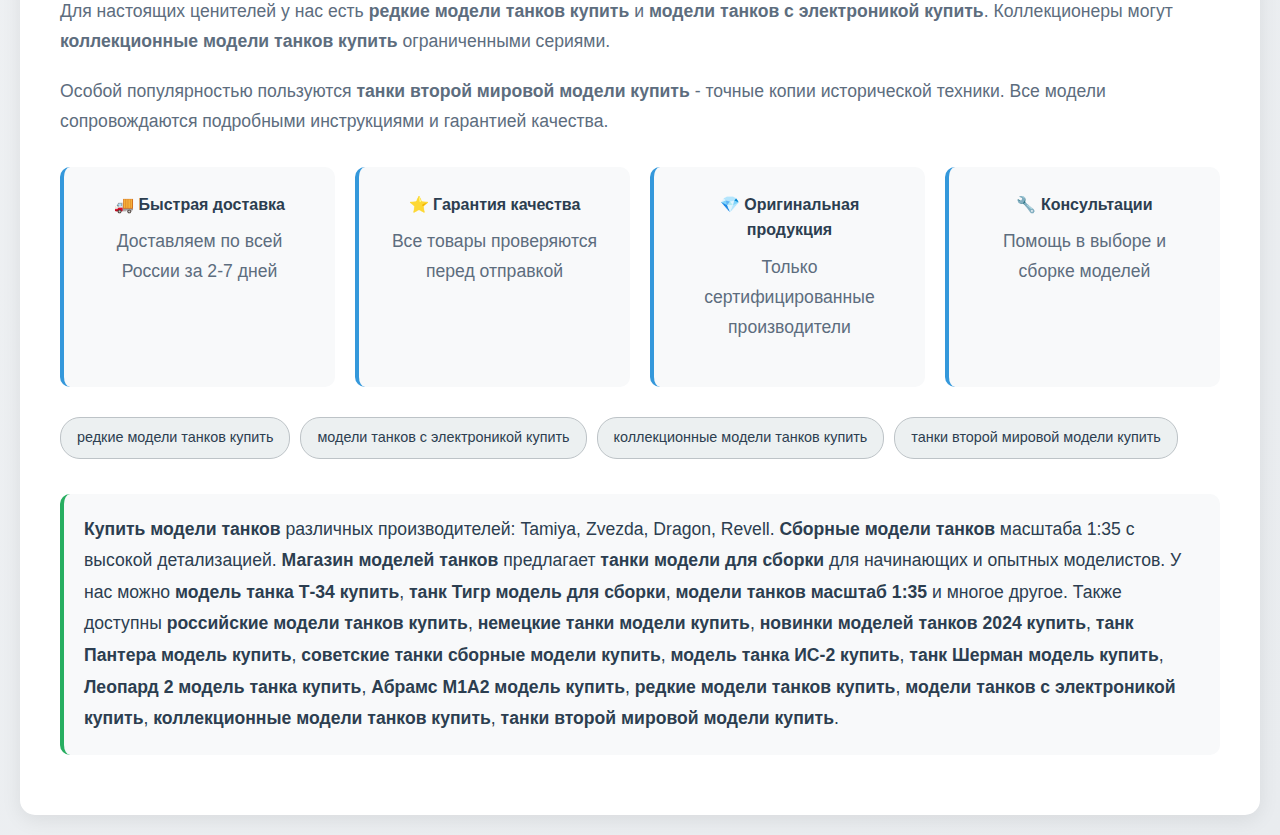
<file: tovar/index.html>
<!DOCTYPE html>
<html lang="ru">
<head>
    <meta charset="UTF-8">
    <meta name="viewport" content="width=device-width, initial-scale=1.0">
    <title>Купить модели танков | Сборные танки Т-34, Тигр | Магазин моделей танков</title>
    <meta name="description" content="Купить модели танков. Сборные модели танков Т-34, Тигр, Пантера, Шерман. Магазин моделей танков с доставкой. Танки модели для сборки масштаб 1:35.">
    <style>
        * {
            margin: 0;
            padding: 0;
            box-sizing: border-box;
        }

        body {
            font-family: 'Arial', sans-serif;
            line-height: 1.6;
            color: #2c3e50;
            background: linear-gradient(135deg, #f8f9fa 0%, #e9ecef 100%);
            min-height: 100vh;
            padding: 20px;
        }

        .container {
            max-width: 1400px;
            margin: 0 auto;
        }

        .header {
            background: linear-gradient(135deg, #2c3e50 0%, #34495e 100%);
            color: white;
            padding: 40px;
            text-align: center;
            border-radius: 15px;
            margin-bottom: 40px;
            box-shadow: 0 10px 30px rgba(0,0,0,0.1);
        }

        .header h1 {
            font-size: 2.5em;
            margin-bottom: 15px;
            font-weight: 700;
        }

        .subtitle {
            font-size: 1.3em;
            opacity: 0.9;
            margin-bottom: 20px;
        }

        .add-product-btn {
            display: inline-block;
            background: linear-gradient(135deg, #27ae60, #2ecc71);
            color: white;
            padding: 15px 30px;
            text-decoration: none;
            border-radius: 10px;
            font-weight: bold;
            font-size: 1.1em;
            transition: all 0.3s ease;
            margin-top: 10px;
            box-shadow: 0 5px 15px rgba(39, 174, 96, 0.3);
        }

        .add-product-btn:hover {
            background: linear-gradient(135deg, #229954, #27ae60);
            transform: translateY(-2px);
            box-shadow: 0 8px 20px rgba(39, 174, 96, 0.4);
        }

        .products {
            display: grid;
            grid-template-columns: repeat(auto-fill, minmax(300px, 1fr));
            gap: 30px;
            margin-bottom: 50px;
        }

        .product-card {
            background: white;
            border-radius: 15px;
            padding: 25px;
            box-shadow: 0 5px 20px rgba(0,0,0,0.08);
            transition: all 0.3s ease;
            border: 1px solid #e9ecef;
            text-align: center;
            position: relative;
            overflow: hidden;
        }

        .product-card:hover {
            transform: translateY(-8px);
            box-shadow: 0 15px 40px rgba(0,0,0,0.15);
        }

        .product-card::before {
            content: '';
            position: absolute;
            top: 0;
            left: 0;
            right: 0;
            height: 4px;
            background: linear-gradient(90deg, #3498db, #2980b9, #3498db);
        }

        .product-image {
            width: 100%;
            max-width: 250px;
            height: 200px;
            object-fit: cover;
            border-radius: 10px;
            margin-bottom: 20px;
            border: 2px solid #f8f9fa;
            transition: transform 0.3s ease;
        }

        .product-card:hover .product-image {
            transform: scale(1.05);
        }

        .product-card h2 {
            color: #2c3e50;
            margin-bottom: 15px;
            font-size: 1.3em;
            line-height: 1.3;
        }

        .product-card h2 a {
            color: inherit;
            text-decoration: none;
            transition: color 0.3s ease;
        }

        .product-card h2 a:hover {
            color: #3498db;
        }

        .product-card .price {
            font-size: 1.8em;
            font-weight: bold;
            color: #27ae60;
            margin: 15px 0;
        }

        .product-meta {
            display: flex;
            justify-content: center;
            gap: 15px;
            margin-top: 20px;
            padding-top: 20px;
            border-top: 1px solid #ecf0f1;
            font-size: 0.9em;
            color: #7f8c8d;
        }

        .product-id {
            background: #3498db;
            color: white;
            padding: 5px 12px;
            border-radius: 15px;
            font-size: 0.8em;
        }

        .product-badge {
            position: absolute;
            top: 15px;
            right: 15px;
            background: #e74c3c;
            color: white;
            padding: 5px 10px;
            border-radius: 15px;
            font-size: 0.8em;
            font-weight: bold;
        }

        .seo-content {
            background: white;
            border-radius: 15px;
            padding: 40px;
            margin-top: 50px;
            box-shadow: 0 5px 20px rgba(0,0,0,0.08);
        }

        .seo-content h2 {
            color: #2c3e50;
            margin-bottom: 30px;
            font-size: 2em;
            text-align: center;
        }

        .seo-section {
            margin-bottom: 35px;
        }

        .seo-section h3 {
            color: #2980b9;
            margin-bottom: 20px;
            font-size: 1.4em;
            border-left: 4px solid #2980b9;
            padding-left: 15px;
        }

        .seo-section p {
            margin-bottom: 20px;
            line-height: 1.7;
            color: #5d6d7e;
            font-size: 1.1em;
        }

        .keyword-list {
            display: flex;
            flex-wrap: wrap;
            gap: 10px;
            margin: 20px 0;
        }

        .keyword-tag {
            background: #ecf0f1;
            padding: 8px 16px;
            border-radius: 20px;
            font-size: 0.9em;
            color: #2c3e50;
            border: 1px solid #bdc3c7;
        }

        .benefits-grid {
            display: grid;
            grid-template-columns: repeat(auto-fit, minmax(250px, 1fr));
            gap: 20px;
            margin: 30px 0;
        }

        .benefit-card {
            background: #f8f9fa;
            padding: 25px;
            border-radius: 10px;
            text-align: center;
            border-left: 4px solid #3498db;
        }

        .benefit-card h4 {
            color: #2c3e50;
            margin-bottom: 10px;
        }

        @media (max-width: 768px) {
            .header h1 {
                font-size: 2em;
            }
            
            .products {
                grid-template-columns: 1fr;
                gap: 20px;
            }
            
            body {
                padding: 15px;
            }
            
            .seo-content {
                padding: 25px 20px;
            }
            
            .header {
                padding: 30px 20px;
            }
        }

        .image-placeholder {
            width: 100%;
            max-width: 250px;
            height: 200px;
            background: linear-gradient(135deg, #74b9ff 0%, #0984e3 100%);
            border-radius: 10px;
            margin: 0 auto 20px;
            display: flex;
            align-items: center;
            justify-content: center;
            color: white;
            font-size: 3em;
        }

        .seo-text {
            background: #f8f9fa;
            padding: 20px;
            border-radius: 10px;
            margin: 20px 0;
            border-left: 4px solid #27ae60;
            font-size: 1.1em;
            line-height: 1.8;
        }
    </style>
</head>
<body>
    <div class="container">
        <!-- SEO-текст с точными вхождениями в начале страницы -->
        <div class="seo-text">
            <strong>Купить модели танков</strong> в нашем интернет-магазине. Широкий выбор <strong>сборных моделей танков</strong> различных производителей. 
            <strong>Магазин моделей танков</strong> предлагает <strong>танки модели для сборки</strong> масштаба 1:35. У нас вы можете <strong>модель танка Т-34 купить</strong> по выгодной цене. 
            Также доступен <strong>танк Тигр модель для сборки</strong> с высокой детализацией. Все <strong>модели танков масштаб 1:35</strong> отличаются качественной сборкой.
            Предлагаем <strong>российские модели танков купить</strong> и <strong>немецкие танки модели купить</strong>. В наличии <strong>новинки моделей танков 2024 купить</strong>.
        </div>

        <header class="header">
            <h1>Купить модели танков - сборные танки Т-34, Тигр, Пантера</h1>
            <p class="subtitle">Магазин моделей танков с доставкой по России</p>
            <a href="/products/add" class="add-product-btn">➕ Добавить товар</a>
        </header>

        <div class="products">
            <!-- Товар 1 -->
            <div class="product-card">
                <div class="product-badge">ХИТ</div>
                <div class="image-placeholder">🇷🇺</div>
                <h2>
                    <a href="/products/1">Т-34-85 модель танка 1:35 (Zvezda)</a>
                </h2>
                <div class="price">2 490 руб.</div>
                <div class="product-meta">
                    <span class="product-id">ID: 1</span>
                    <span>🛒 В наличии</span>
                </div>
            </div>

            <!-- Товар 2 -->
            <div class="product-card">
                <div class="product-badge">НОВИНКА</div>
                <div class="image-placeholder">🇩🇪</div>
                <h2>
                    <a href="/products/2">Tiger I немецкий тяжелый танк 1:35 (Tamiya)</a>
                </h2>
                <div class="price">3 790 руб.</div>
                <div class="product-meta">
                    <span class="product-id">ID: 2</span>
                    <span>🛒 В наличии</span>
                </div>
            </div>

            <!-- Товар 3 -->
            <div class="product-card">
                <div class="image-placeholder">🇺🇸</div>
                <h2>
                    <a href="/products/3">M4 Sherman американский танк 1:35 (Academy)</a>
                </h2>
                <div class="price">2 190 руб.</div>
                <div class="product-meta">
                    <span class="product-id">ID: 3</span>
                    <span>🛒 В наличии</span>
                </div>
            </div>

            <!-- Товар 4 -->
            <div class="product-card">
                <div class="product-badge">АКЦИЯ</div>
                <div class="image-placeholder">🇩🇪</div>
                <h2>
                    <a href="/products/4">Panther немецкий танк 1:35 (Dragon)</a>
                </h2>
                <div class="price">4 290 руб.</div>
                <div class="product-meta">
                    <span class="product-id">ID: 4</span>
                    <span>🛒 В наличии</span>
                </div>
            </div>

            <!-- Товар 5 -->
            <div class="product-card">
                <div class="image-placeholder">🇷🇺</div>
                <h2>
                    <a href="/products/5">ИС-2 советский тяжелый танк 1:35 (Zvezda)</a>
                </h2>
                <div class="price">2 890 руб.</div>
                <div class="product-meta">
                    <span class="product-id">ID: 5</span>
                    <span>🛒 В наличии</span>
                </div>
            </div>

            <!-- Товар 6 -->
            <div class="product-card">
                <div class="image-placeholder">🇩🇪</div>
                <h2>
                    <a href="/products/6">Panzer IV немецкий танк 1:35 (Revell)</a>
                </h2>
                <div class="price">2 590 руб.</div>
                <div class="product-meta">
                    <span class="product-id">ID: 6</span>
                    <span>🛒 В наличии</span>
                </div>
            </div>

            <!-- Товар 7 -->
            <div class="product-card">
                <div class="product-badge">НОВИНКА</div>
                <div class="image-placeholder">🇺🇸</div>
                <h2>
                    <a href="/products/7">Abrams M1A2 современный танк 1:35 (Takom)</a>
                </h2>
                <div class="price">5 490 руб.</div>
                <div class="product-meta">
                    <span class="product-id">ID: 7</span>
                    <span>🛒 В наличии</span>
                </div>
            </div>

            <!-- Товар 8 -->
            <div class="product-card">
                <div class="image-placeholder">🇩🇪</div>
                <h2>
                    <a href="/products/8">Leopard 2A7 немецкий танк 1:35 (Meng)</a>
                </h2>
                <div class="price">4 890 руб.</div>
                <div class="product-meta">
                    <span class="product-id">ID: 8</span>
                    <span>🛒 В наличии</span>
                </div>
            </div>

            <!-- Товар 9 -->
            <div class="product-card">
                <div class="image-placeholder">🇷🇺</div>
                <h2>
                    <a href="/products/9">Т-90М российский танк 1:35 (Zvezda)</a>
                </h2>
                <div class="price">3 290 руб.</div>
                <div class="product-meta">
                    <span class="product-id">ID: 9</span>
                    <span>🛒 В наличии</span>
                </div>
            </div>

            <!-- Товар 10 -->
            <div class="product-card">
                <div class="product-badge">ХИТ</div>
                <div class="image-placeholder">🇩🇪</div>
                <h2>
                    <a href="/products/10">Jagdpanther истребитель танков 1:35 (Tamiya)</a>
                </h2>
                <div class="price">3 990 руб.</div>
                <div class="product-meta">
                    <span class="product-id">ID: 10</span>
                    <span>🛒 В наличии</span>
                </div>
            </div>

            <!-- Товар 11 -->
            <div class="product-card">
                <div class="image-placeholder">🇬🇧</div>
                <h2>
                    <a href="/products/11">Churchill британский танк 1:35 (Airfix)</a>
                </h2>
                <div class="price">2 790 руб.</div>
                <div class="product-meta">
                    <span class="product-id">ID: 11</span>
                    <span>🛒 В наличии</span>
                </div>
            </div>

            <!-- Товар 12 -->
            <div class="product-card">
                <div class="image-placeholder">🇷🇺</div>
                <h2>
                    <a href="/products/12">КВ-1 советский тяжелый танк 1:35 (Zvezda)</a>
                </h2>
                <div class="price">2 690 руб.</div>
                <div class="product-meta">
                    <span class="product-id">ID: 12</span>
                    <span>🛒 В наличии</span>
                </div>
            </div>

            <!-- Товар 13 -->
            <div class="product-card">
                <div class="product-badge">НОВИНКА</div>
                <div class="image-placeholder">🇮🇱</div>
                <h2>
                    <a href="/products/13">Merkava Mk.4 израильский танк 1:35 (Meng)</a>
                </h2>
                <div class="price">5 290 руб.</div>
                <div class="product-meta">
                    <span class="product-id">ID: 13</span>
                    <span>🛒 В наличии</span>
                </div>
            </div>

            <!-- Товар 14 -->
            <div class="product-card">
                <div class="image-placeholder">🇯🇵</div>
                <h2>
                    <a href="/products/14">Type 10 японский танк 1:35 (Platz)</a>
                </h2>
                <div class="price">4 590 руб.</div>
                <div class="product-meta">
                    <span class="product-id">ID: 14</span>
                    <span>🛒 В наличии</span>
                </div>
            </div>

            <!-- Товар 15 -->
            <div class="product-card">
                <div class="image-placeholder">🇫🇷</div>
                <h2>
                    <a href="/products/15">Leclerc французский танк 1:35 (Takom)</a>
                </h2>
                <div class="price">4 890 руб.</div>
                <div class="product-meta">
                    <span class="product-id">ID: 15</span>
                    <span>🛒 В наличии</span>
                </div>
            </div>

            <!-- Товар 16 -->
            <div class="product-card">
                <div class="product-badge">АКЦИЯ</div>
                <div class="image-placeholder">🇬🇧</div>
                <h2>
                    <a href="/products/16">Challenger 2 британский танк 1:35 (Tamiya)</a>
                </h2>
                <div class="price">4 190 руб.</div>
                <div class="product-meta">
                    <span class="product-id">ID: 16</span>
                    <span>🛒 В наличии</span>
                </div>
            </div>

            <!-- Товар 17 -->
            <div class="product-card">
                <div class="image-placeholder">🇩🇪</div>
                <h2>
                    <a href="/products/17">Sturmgeschütz III немецкая САУ 1:35 (Dragon)</a>
                </h2>
                <div class="price">3 490 руб.</div>
                <div class="product-meta">
                    <span class="product-id">ID: 17</span>
                    <span>🛒 В наличии</span>
                </div>
            </div>

            <!-- Товар 18 -->
            <div class="product-card">
                <div class="image-placeholder">🇷🇺</div>
                <h2>
                    <a href="/products/18">БТ-7 советский скоростной танк 1:35 (ICM)</a>
                </h2>
                <div class="price">2 390 руб.</div>
                <div class="product-meta">
                    <span class="product-id">ID: 18</span>
                    <span>🛒 В наличии</span>
                </div>
            </div>

            <!-- Товар 19 -->
            <div class="product-card">
                <div class="product-badge">НОВИНКА</div>
                <div class="image-placeholder">🇺🇦</div>
                <h2>
                    <a href="/products/19">БМ "Оплот" украинский танк 1:35 (MiniArt)</a>
                </h2>
                <div class="price">3 890 руб.</div>
                <div class="product-meta">
                    <span class="product-id">ID: 19</span>
                    <span>🛒 В наличии</span>
                </div>
            </div>

            <!-- Товар 20 -->
            <div class="product-card">
                <div class="image-placeholder">🇨🇳</div>
                <h2>
                    <a href="/products/20">Type 99 китайский танк 1:35 (Trumpeter)</a>
                </h2>
                <div class="price">3 990 руб.</div>
                <div class="product-meta">
                    <span class="product-id">ID: 20</span>
                    <span>🛒 В наличии</span>
                </div>
            </div>
        </div>

        <!-- Основной SEO-контент -->
        <section class="seo-content">
            <h2>Купить модели танков в интернет-магазине</h2>
            
            <div class="seo-section">
                <h3>Сборные модели танков для коллекционирования</h3>
                <p>Если вы хотите <strong>купить модели танков</strong>, наш магазин предлагает широкий выбор <strong>сборных моделей танков</strong>. 
                У нас вы можете <strong>модель танка Т-34 купить</strong> - легендарной советской машины, или <strong>танк Тигр модель для сборки</strong> - грозного немецкого тяжелого танка.</p>
                
                <p>Все <strong>модели танков масштаб 1:35</strong> отличаются высокой детализацией. Мы предлагаем <strong>российские модели танков купить</strong>, 
                а также <strong>немецкие танки модели купить</strong> от ведущих производителей. В каталоге представлены <strong>новинки моделей танков 2024 купить</strong>.</p>
                
                <div class="keyword-list">
                    <span class="keyword-tag">купить модели танков</span>
                    <span class="keyword-tag">сборные модели танков</span>
                    <span class="keyword-tag">магазин моделей танков</span>
                    <span class="keyword-tag">танки модели для сборки</span>
                </div>
            </div>

            <div class="seo-section">
                <h3>Популярные модели танков для сборки</h3>
                <p>Среди наших покупателей популярен <strong>танк Пантера модель купить</strong> - один из лучших немецких средних танков. 
                Также востребованы <strong>советские танки сборные модели купить</strong>, такие как <strong>модель танка ИС-2 купить</strong> - тяжелого танка прорыва.</p>
                
                <p>Для любителей американской техники доступен <strong>танк Шерман модель купить</strong>. Из современных моделей предлагаем 
                <strong>Леопард 2 модель танка купить</strong> и <strong>Абрамс М1А2 модель купить</strong>.</p>
                
                <div class="keyword-list">
                    <span class="keyword-tag">танк Пантера модель купить</span>
                    <span class="keyword-tag">советские танки сборные модели купить</span>
                    <span class="keyword-tag">модель танка ИС-2 купить</span>
                    <span class="keyword-tag">танк Шерман модель купить</span>
                </div>
            </div>

            <div class="seo-section">
                <h3>Эксклюзивные и коллекционные модели</h3>
                <p>Для настоящих ценителей у нас есть <strong>редкие модели танков купить</strong> и <strong>модели танков с электроникой купить</strong>. 
                Коллекционеры могут <strong>коллекционные модели танков купить</strong> ограниченными сериями.</p>
                
                <p>Особой популярностью пользуются <strong>танки второй мировой модели купить</strong> - точные копии исторической техники. 
                Все модели сопровождаются подробными инструкциями и гарантией качества.</p>
                
                <div class="benefits-grid">
                    <div class="benefit-card">
                        <h4>🚚 Быстрая доставка</h4>
                        <p>Доставляем по всей России за 2-7 дней</p>
                    </div>
                    <div class="benefit-card">
                        <h4>⭐ Гарантия качества</h4>
                        <p>Все товары проверяются перед отправкой</p>
                    </div>
                    <div class="benefit-card">
                        <h4>💎 Оригинальная продукция</h4>
                        <p>Только сертифицированные производители</p>
                    </div>
                    <div class="benefit-card">
                        <h4>🔧 Консультации</h4>
                        <p>Помощь в выборе и сборке моделей</p>
                    </div>
                </div>
                
                <div class="keyword-list">
                    <span class="keyword-tag">редкие модели танков купить</span>
                    <span class="keyword-tag">модели танков с электроникой купить</span>
                    <span class="keyword-tag">коллекционные модели танков купить</span>
                    <span class="keyword-tag">танки второй мировой модели купить</span>
                </div>
            </div>

            <!-- Дополнительный SEO-текст -->
            <div class="seo-text">
                <strong>Купить модели танков</strong> различных производителей: Tamiya, Zvezda, Dragon, Revell. 
                <strong>Сборные модели танков</strong> масштаба 1:35 с высокой детализацией. <strong>Магазин моделей танков</strong> предлагает 
                <strong>танки модели для сборки</strong> для начинающих и опытных моделистов. У нас можно <strong>модель танка Т-34 купить</strong>, 
                <strong>танк Тигр модель для сборки</strong>, <strong>модели танков масштаб 1:35</strong> и многое другое. Также доступны 
                <strong>российские модели танков купить</strong>, <strong>немецкие танки модели купить</strong>, <strong>новинки моделей танков 2024 купить</strong>, 
                <strong>танк Пантера модель купить</strong>, <strong>советские танки сборные модели купить</strong>, <strong>модель танка ИС-2 купить</strong>, 
                <strong>танк Шерман модель купить</strong>, <strong>Леопард 2 модель танка купить</strong>, <strong>Абрамс М1А2 модель купить</strong>, 
                <strong>редкие модели танков купить</strong>, <strong>модели танков с электроникой купить</strong>, <strong>коллекционные модели танков купить</strong>, 
                <strong>танки второй мировой модели купить</strong>.
            </div>
        </section>
    </div>
</body>
</html>
</file>
<file: guides/guides.css>
* {
            margin: 0;
            padding: 0;
            box-sizing: border-box;
            font-family: 'Roboto', sans-serif;
        }
        

        
        .header-content {
            max-width: 1200px;
            margin: 0 auto;
            display: flex;
            justify-content: space-between;
            align-items: center;
        }
        
        .logo {
            display: flex;
            align-items: center;
        }
        
        .logo-icon {
            width: 40px;
            height: 40px;
            background-color: var(--highlight);
            border-radius: 50%;
            display: flex;
            justify-content: center;
            align-items: center;
            font-weight: bold;
        }
        
        nav ul {
            display: flex;
            list-style: none;
        }
        
        nav ul li {
            margin-left: 1.5rem;
        }
        
        nav ul li a {
            color: white;
            text-decoration: none;
            font-weight: 500;
            transition: color 0.3s;
            padding: 0.5rem;
            border-radius: 4px;
        }
        
        nav ul li a:hover {
            color: var(--highlight);
            background-color: rgba(255, 255, 255, 0.1);
        }
        
        .hero {
            background: url('data:image/svg+xml;utf8,<svg xmlns="http://www.w3.org/2000/svg" width="100" height="100" viewBox="0 0 100 100"><rect fill="%234a4a4a" width="100" height="100"/><path fill="%232c2c2c" d="M0 0L100 100M100 0L0 100" stroke-width="0.5"/></svg>');
            color: white;
            text-align: center;
            padding: 4rem 1rem;
            position: relative;
        }
        
        .hero-content {
            max-width: 800px;
            margin: 0 auto;
            position: relative;
            z-index: 1;
        }
        
        .hero h2 {
            font-size: 2.5rem;
            margin-bottom: 1rem;
            text-shadow: 2px 2px 4px rgba(0, 0, 0, 0.5);
        }
        
        .hero p {
            font-size: 1.2rem;
            margin-bottom: 2rem;
            max-width: 600px;
            margin-left: auto;
            margin-right: auto;
        }
        
        .btn {
            display: inline-block;
            background-color: var(--accent-color);
            color: white;
            padding: 0.8rem 1.5rem;
            border: none;
            border-radius: 4px;
            text-decoration: none;
            font-weight: bold;
            transition: all 0.3s;
            cursor: pointer;
        }
        
        .btn:hover {
            background-color: #6a0000;
            transform: translateY(-2px);
            box-shadow: 0 4px 8px rgba(0, 0, 0, 0.2);
        }
        
        .container {
            max-width: 1200px;
margin: 2rem auto;
            padding: 0 1rem;
        }
        
        .section-title {
            text-align: center;
            margin-bottom: 2rem;
            color: var(--dark-color);
            position: relative;
            padding-bottom: 0.5rem;
        }
        
        .section-title::after {
            content: '';
            position: absolute;
            bottom: 0;
            left: 50%;
            transform: translateX(-50%);
            width: 100px;
            height: 3px;
            background-color: var(--accent-color);
        }
        
        .filters {
            background-color: white;
            padding: 1rem;
            border-radius: 8px;
            box-shadow: 0 2px 10px rgba(0, 0, 0, 0.1);
            margin-bottom: 2rem;
        }
        
        .filter-options {
            display: flex;
            flex-wrap: wrap;
            gap: 1rem;
            justify-content: center;
        }
        
        .filter-group {
            display: flex;
            flex-direction: column;
            min-width: 200px;
        }
        
        .filter-group label {
            font-weight: bold;
            margin-bottom: 0.5rem;
            color: var(--dark-color);
        }
        
        .filter-group select {
            padding: 0.5rem;
            border: 1px solid #ddd;
            border-radius: 4px;
            background-color: var(--light-color);
        }
        
        .guides-grid {
            display: grid;
            grid-template-columns: repeat(auto-fill, minmax(300px, 1fr));
            gap: 2rem;
        }
        
        .guide-card {
            background-color: white;
            border-radius: 8px;
            overflow: hidden;
            box-shadow: 0 4px 8px rgba(0, 0, 0, 0.1);
            transition: transform 0.3s, box-shadow 0.3s;
        }
        
        .guide-card:hover {
            transform: translateY(-5px);
            box-shadow: 0 8px 16px rgba(0, 0, 0, 0.2);
        }
        
        .guide-image {
            height: 200px;
            background-color: #4a4a4a;
            display: flex;
            align-items: center;
            justify-content: center;
            color: white;
            font-weight: bold;
            position: relative;
            overflow: hidden;
        }
        
        .guide-image::before {
            content: '';
            position: absolute;
            top: 0;
            left: 0;
            right: 0;
            bottom: 0;
            background: linear-gradient(45deg, #2c2c2c 0%, #4a4a4a 100%);
            opacity: 0.8;
        }
        
        .guide-image span {
            position: relative;
            z-index: 1;
            font-size: 1.2rem;
            text-align: center;
            padding: 0 1rem;
        }
        
        .guide-content {
            padding: 1.5rem;
        }
        
        .guide-title {
            font-size: 1.3rem;
            margin-bottom: 0.5rem;
            color: var(--dark-color);
        }
        
        .guide-meta {
            display: flex;
            justify-content: space-between;
            margin-bottom: 1rem;
            font-size: 0.9rem;
            color: #777;
        }
        
        .guide-difficulty {
            display: inline-block;
            padding: 0.2rem 0.5rem;
            border-radius: 4px;
            font-size: 0.8rem;
            font-weight: bold;
        }
        
        .difficulty-beginner {
            background-color: #e6f7ff;
            color: #0066cc;
        }
        
        .difficulty-intermediate {
            background-color: #fff0e6;
            color: #cc5500;
        }
        
        .difficulty-advanced {
            background-color: #ffe6e6;
            color: #cc0000;
}
        
        .guide-description {
            margin-bottom: 1.5rem;
            color: #555;
        }
        
        .guide-link {
            display: block;
            text-align: center;
            background-color: var(--dark-color);
            color: white;
            padding: 0.5rem;
            border-radius: 4px;
            text-decoration: none;
            font-weight: 500;
            transition: background-color 0.3s;
        }
        
        .guide-link:hover {
            background-color: var(--accent-color);
        }
        
        .featured-guide {
            grid-column: 1 / -1;
            display: flex;
            flex-direction: column;
            background-color: white;
            border-radius: 8px;
            overflow: hidden;
            box-shadow: 0 4px 8px rgba(0, 0, 0, 0.1);
            margin-bottom: 2rem;
        }
        
        @media (min-width: 768px) {
            .featured-guide {
                flex-direction: row;
            }
        }
        
        .featured-image {
            flex: 1;
            min-height: 300px;
            background-color: #4a4a4a;
            display: flex;
            align-items: center;
            justify-content: center;
            color: white;
            font-weight: bold;
            position: relative;
            overflow: hidden;
        }
        
        .featured-image::before {
            content: '';
            position: absolute;
            top: 0;
            left: 0;
            right: 0;
            bottom: 0;
            background: linear-gradient(45deg, #2c2c2c 0%, #4a4a4a 100%);
            opacity: 0.8;
        }
        
        .featured-image span {
            position: relative;
            z-index: 1;
            font-size: 1.5rem;
            text-align: center;
            padding: 0 1rem;
        }
        
        .featured-content {
            flex: 1;
            padding: 2rem;
            display: flex;
            flex-direction: column;
            justify-content: center;
        }
        
        .featured-title {
            font-size: 1.8rem;
            margin-bottom: 1rem;
            color: var(--dark-color);
        }
        
        .featured-description {
            margin-bottom: 1.5rem;
            color: #555;
            line-height: 1.8;
        }
        
        footer {
            background-color: var(--dark-color);
            color: white;
            padding: 2rem 1rem;
            margin-top: 3rem;
        }
        
        .footer-content {
            max-width: 1200px;
            margin: 0 auto;
            display: grid;
            grid-template-columns: repeat(auto-fit, minmax(250px, 1fr));
            gap: 2rem;
        }
        
        .footer-section h3 {
            margin-bottom: 1rem;
            color: var(--highlight);
        }
        
        .footer-section p {
            margin-bottom: 1rem;
        }
        
        .footer-bottom {
            text-align: center;
            margin-top: 2rem;
            padding-top: 1rem;
            border-top: 1px solid #4a4a4a;
        }
        
        @media (max-width: 768px) {
            .header-content {
                flex-direction: column;
                text-align: center;
            }
            
            nav ul {
                margin-top: 1rem;
                justify-content: center;
            }
            
            .hero h2 {
                font-size: 2rem;
            }
            
            .filter-options {
                flex-direction: column;
            }
        }
</file>
<file: guides/style.css>
:root {
  --bg: #e3e4e5;
  --text: #1d2028;
  --muted: #5a5d64;
  --accent: #e85a36;
  --accent-light: #f8e3dc;
  --card: #ffffff;
  --card-glass: rgba(255, 255, 255, 0.75);
  --shadow: 0 10px 30px rgba(0,0,0,0.08);
  --maxW: 1200px;
  --radius: 14px;
  --transition: all 0.3s ease;
}

* {box-sizing: border-box; margin: 0; padding: 0;}
html, body {scroll-behavior: smooth;}
body {
  font-family: "Inter", "Roboto", sans-serif;
  background: var(--bg);
  color: var(--text);
  line-height: 1.6;
  overflow-x: hidden;
}

.wrap {
  max-width: var(--maxW);
  margin: 0 auto;
  padding: 0 24px;
}

header {
  background: rgba(255, 255, 255, 0.96);
  backdrop-filter: blur(8px);
  position: sticky;
  top: 0;
  z-index: 100;
  border-bottom: 1px solid rgba(0,0,0,0.05);
  box-shadow: 0 4px 12px rgba(0,0,0,0.04);
  transition: var(--transition);
}
.header-inner {
  display: flex;
  justify-content: space-between;
  align-items: center;
  padding: 14px 0;
}
.logo img {height: 52px; transition: var(--transition);}
.logo img:hover {transform: scale(1.05);}
.nav {
  display: flex;
  gap: 24px;
}

.footer {
  background: #ffffff;
  padding: 70px 0;
  border-top: 1px solid #e5e7eb;
}
.footer-grid {
  display: grid;
  grid-template-columns: repeat(auto-fit,minmax(300px,1fr));
  gap: 30px;
  margin-bottom: 30px;
}
.footer img {height: 48px; margin-bottom: 10px;}
.footer h3 {
  font-size: 1.1rem;
  color: var(--text);
  margin-bottom: 8px;
}
.footer p, .footer a {
  color: var(--muted);
  font-size: 0.95rem;
  text-decoration: none;
  transition: var(--transition);
}
.footer a:hover {
  color: var(--accent);
}
.footer-bottom {
  text-align: center;
  font-size: 0.9rem;
  color: var(--muted);
  padding-top: 16px;
  border-top: 1px solid #e5e7eb;
}

@media (max-width: 900px) {
  .hero-grid {grid-template-columns: 1fr;}
  .hero-image {height: 280px;}
}
</file>
